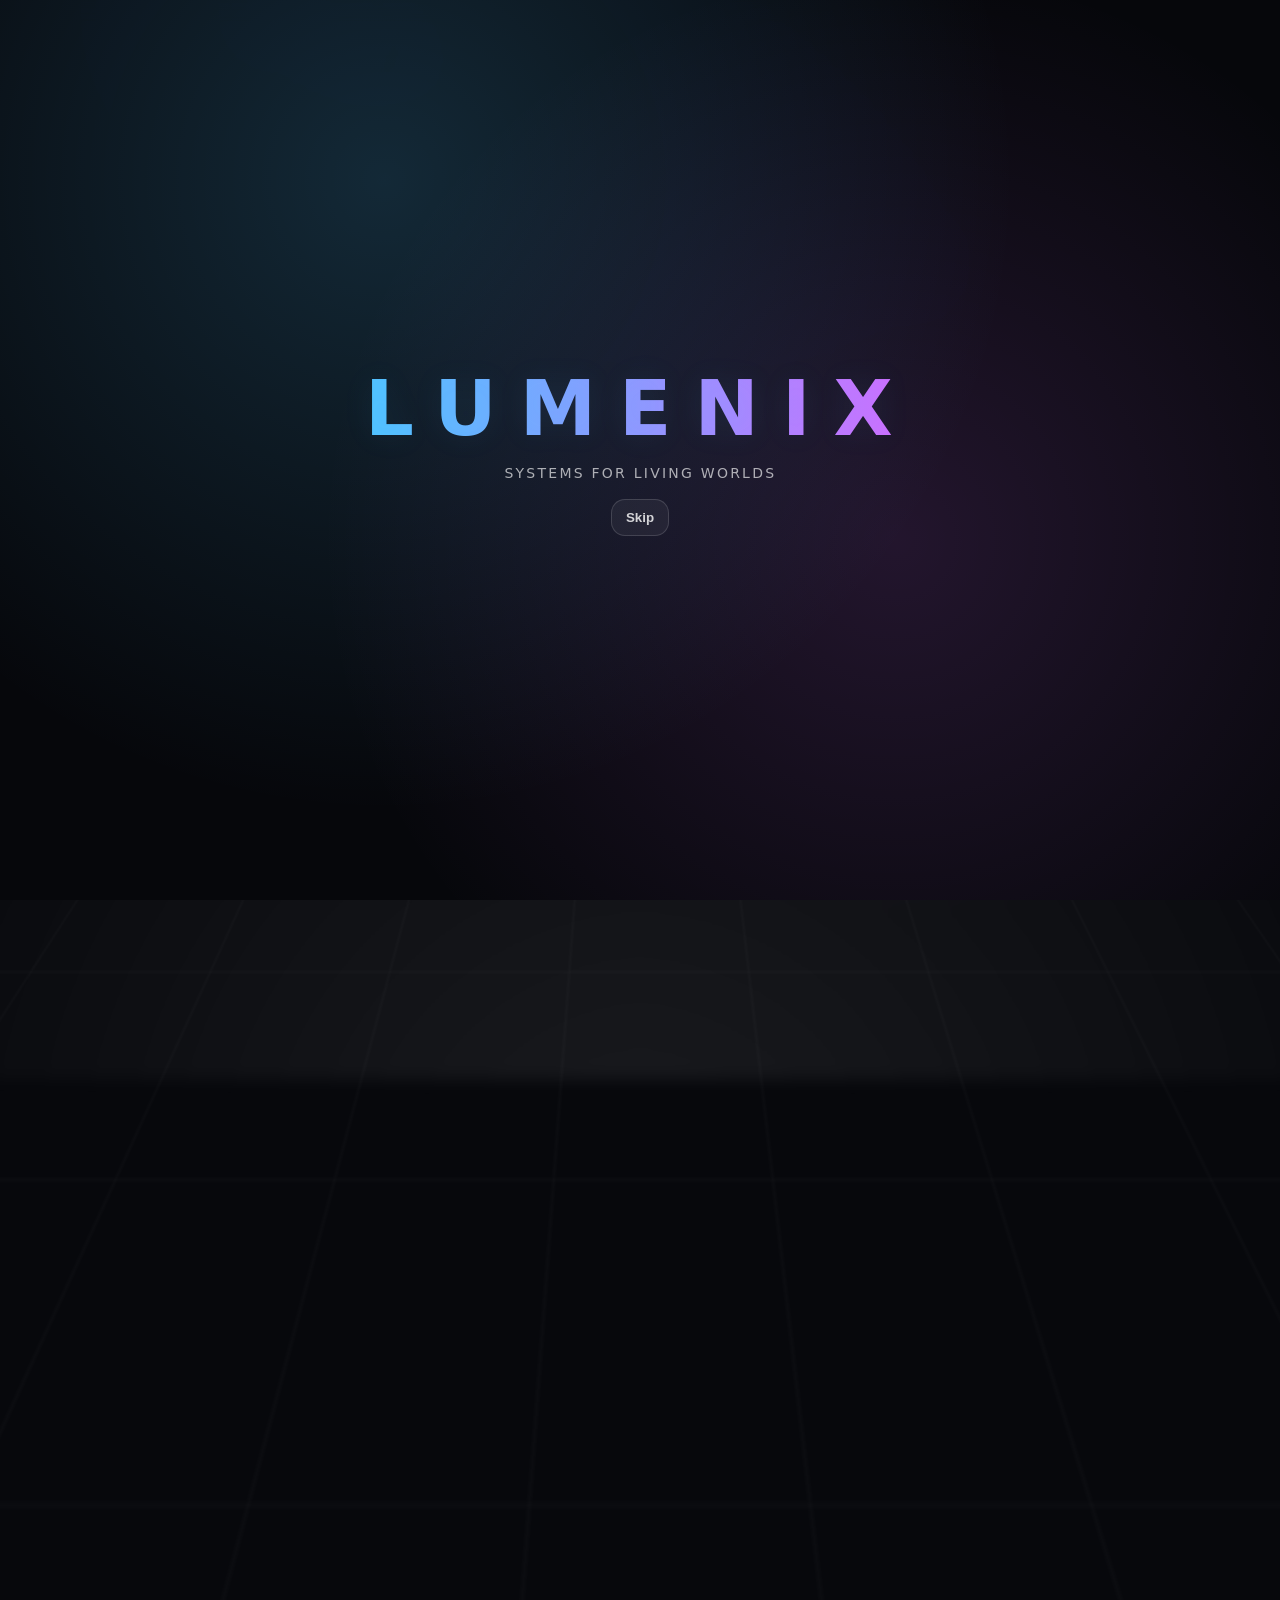
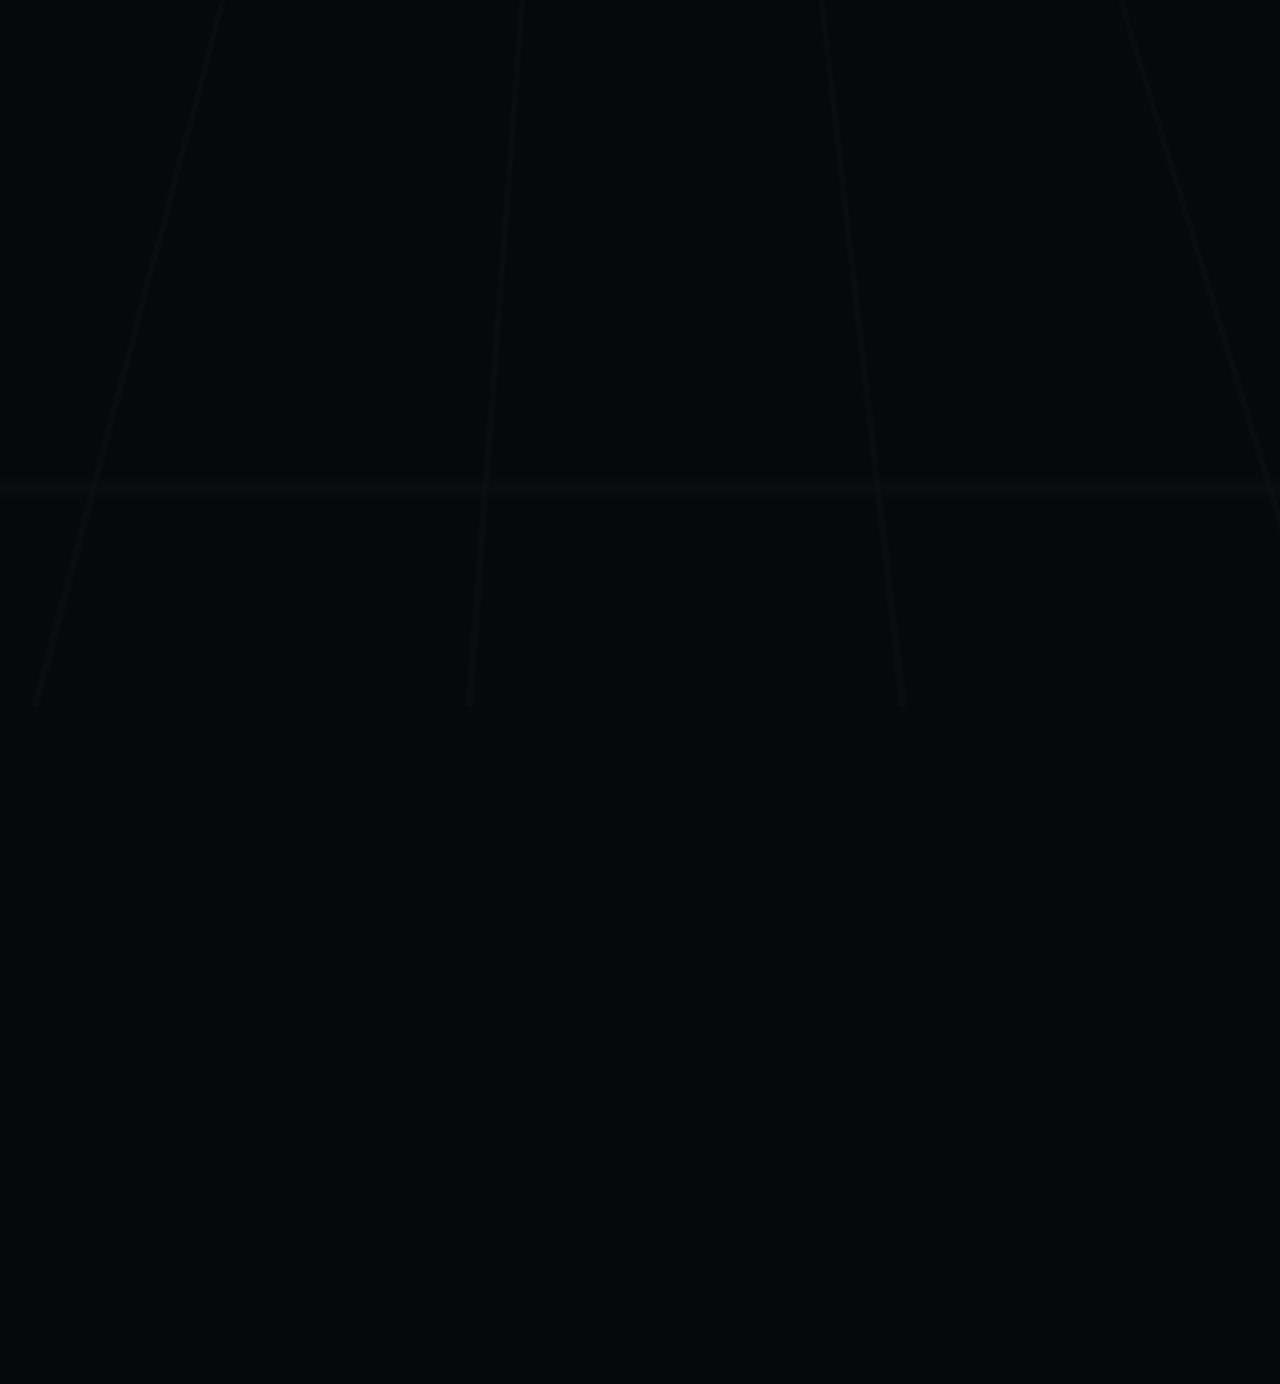
<file: index.html>
<!DOCTYPE html>
<html lang="en">
<head>
  <meta charset="UTF-8" />
  <meta name="viewport" content="width=device-width, initial-scale=1" />
  <title>Lumenix — Systems for living worlds</title>
  <meta name="description" content="Lumenix builds next-generation immersive systems: perception, spatial computing, locomotion, personality, and voice." />

  <!-- Social preview (optional) -->
  <meta property="og:title" content="Lumenix" />
  <meta property="og:description" content="Systems for living worlds." />
  <meta property="og:type" content="website" />

  <link rel="stylesheet" href="./style.css" />
</head>
<body>
  <!-- Intro Boot Overlay -->
<div id="lxBoot" class="boot" aria-hidden="true">
  <div class="boot__inner">
    <div class="boot__wordmark" aria-label="Lumenix">
      <span class="boot__name">LUMENIX</span>
      <span class="boot__line">Systems for living worlds</span>
    </div>

    <button class="boot__skip" type="button" id="lxBootSkip">Skip</button>
  </div>
</div>

  <a class="skip" href="#main">Skip to content</a>

  <header class="topbar">
    <div class="container topbar__inner">
      <a class="brand" href="#top" aria-label="Lumenix home">
        <!-- Inline LX logo (SVG) -->
        <svg class="lx" viewBox="0 0 220 140" role="img" aria-label="LX logo">
          <defs>
            <linearGradient id="lxg" x1="0" y1="0" x2="1" y2="1">
              <stop offset="0%" stop-color="currentColor" />
              <stop offset="45%" stop-color="#4fc3ff" />
              <stop offset="100%" stop-color="#d26cff" />
            </linearGradient>
            <filter id="glow" x="-50%" y="-50%" width="200%" height="200%">
              <feGaussianBlur stdDeviation="3" result="b" />
              <feMerge>
                <feMergeNode in="b" />
                <feMergeNode in="SourceGraphic" />
              </feMerge>
            </filter>
          </defs>

          <!-- L -->
          <path d="M40 24 H70 V98 H120 V116 H40 Z" fill="url(#lxg)" filter="url(#glow)"/>
          <!-- X -->
          <path d="M140 26 L168 26 L190 58 L212 26 L240 26 L206 74 L240 118 L212 118 L190 88 L168 118 L140 118 L174 74 Z"
                fill="url(#lxg)" filter="url(#glow)" transform="translate(-22,0)"/>
          <!-- subtle cut line -->
          <path d="M125 30 L125 116" stroke="rgba(255,255,255,0.08)" stroke-width="2" />
        </svg>

        <span class="brand__text">
          <span class="brand__name">LUMENIX</span>
          <span class="brand__tag">Systems for living worlds</span>
        </span>
      </a>

      <nav class="nav">
        <a href="#systems">Systems</a>
        <a href="#connect">How it connects</a>
        <a href="#roadmap">Roadmap</a>
        <a href="./games.html">Games</a>
        <a href="./about.html">About</a>
        <a class="btn btn--ghost" href="#contact">Contact</a>
      </nav>
    </div>
  </header>

  <div id="top" class="bg">
    <div class="bg__grid"></div>
    <div class="bg__glow"></div>
    <div class="bg__stars"></div>
  </div>

  <main id="main">
    <!-- HERO -->
    <section class="hero">
      <div class="container hero__inner">
        <div class="hero__copy">
          <p class="pill">
            <span class="dot"></span>
            Next-gen immersive systems
          </p>

          <h1>
            Build worlds that
            <span class="grad">respond</span>.
          </h1>

          <p class="lead">
            Lumenix is a foundation of connected systems — perception, spatial computing, locomotion,
            personality, and voice — designed to make digital experiences feel alive.
          </p>

          <div class="hero__cta">
            <a class="btn" href="#systems">Explore systems</a>
            <a class="btn btn--ghost" href="#demo">Watch the vision</a>
          </div>

          <div class="hero__meta">
            <div class="stat">
              <div class="stat__v">PMPE · PSCS · ILCS</div>
              <div class="stat__k">Physical immersion layer</div>
            </div>
            <div class="stat">
              <div class="stat__v">PBES · VCS</div>
              <div class="stat__k">Digital life layer</div>
            </div>
          </div>
        </div>

        <div class="hero__panel">
          <div class="panel">
            <div class="panel__top">
              <div class="panel__title">Lumenix System Stack</div>
              <div class="panel__chip">Live concept</div>
            </div>

            <div class="stack">
              <button class="stack__node" data-focus="PMPE">
                <span class="stack__name">PMPE</span>
                <span class="stack__desc">Perception Engine</span>
              </button>
              <button class="stack__node" data-focus="PSCS">
                <span class="stack__name">PSCS</span>
                <span class="stack__desc">Spatial Computing</span>
              </button>
              <button class="stack__node" data-focus="ILCS">
                <span class="stack__name">ILCS</span>
                <span class="stack__desc">Locomotion Control</span>
              </button>

              <div class="stack__line"></div>

              <button class="stack__node" data-focus="PBES">
                <span class="stack__name">PBES</span>
                <span class="stack__desc">Personality & Behavior</span>
              </button>
              <button class="stack__node" data-focus="VCS">
                <span class="stack__name">VCS</span>
                <span class="stack__desc">Vocal Cognition</span>
              </button>
            </div>

            <div class="panel__hint">
              Tip: click a system — the map below will highlight it.
            </div>
          </div>
        </div>
      </div>
    </section>

    <!-- DEMO (placeholder for your future animation) -->
    <section id="demo" class="section">
      <div class="container">
        <div class="section__head">
          <h2>Experience the vision</h2>
          <p class="muted">
            A first-person explanation of Lumenix — designed like an interactive VR moment.
            (This block is ready for a video later.)
          </p>
        </div>

        <div class="video">
          <div class="video__frame">
            <div class="video__badge">Video slot</div>
            <div class="video__play" aria-hidden="true">▶</div>
            <div class="video__text">
              Drop your trailer / animation here when you’re ready.
            </div>
          </div>
        </div>
      </div>
    </section>

    <!-- SYSTEMS -->
    <section id="systems" class="section">
      <div class="container">
        <div class="section__head">
          <h2>The systems</h2>
          <p class="muted">Each module is powerful on its own — together, they feel like a living platform.</p>
        </div>

 <div class="grid">
          <article class="card" id="PMPE">
              <!-- PMPE background (manual, safe test) -->
  <div class="pmpe-bg"
       style="background-image:url('/images/pmpe_tmhm_hero.png');">
  </div>
            <div class="card__tag">Physical</div>
            <h3>PMPE</h3>
            <p>Perception Engine that shapes sensation — touch, temperature, and multisensory response.</p>
            <ul>
              <li>Safety-first modulation</li>
              <li>Wearable-friendly modules</li>
              <li>Game engine integration</li>
            </ul>
          </article>

          <article class="card" id="PSCS">
            <div class="card__tag">Physical</div>
            <h3>PSCS</h3>
            <p>Spatial Computing System that anchors UI and worlds with stable, believable presence.</p>
            <ul>
              <li>World-locked interfaces</li>
              <li>XR-ready pipeline</li>
              <li>System-to-system orchestration</li>
            </ul>
          </article>

          <article class="card" id="ILCS">
            <div class="card__tag">Physical</div>
            <h3>ILCS</h3>
            <p>Locomotion Control for natural movement signals — designed for comfort and control.</p>
            <ul>
              <li>Balance & intent modeling</li>
              <li>Low-latency response</li>
              <li>Safety and calibration layers</li>
            </ul>
          </article>

          <article class="card" id="PBES">
            <div class="card__tag">Digital life</div>
            <h3>PBES</h3>
            <p>Personality & Behavior Engine that turns NPCs into consistent, adaptive beings.</p>
            <ul>
              <li>Emotion + decision layers</li>
              <li>Memory & adaptation paths</li>
              <li>Developer-controlled safety</li>
            </ul>
          </article>

          <article class="card" id="VCS">
            <div class="card__tag">Digital life</div>
            <h3>VCS</h3>
            <p>Vocal Cognition System for identity, speech behavior, and contextual voice response.</p>
            <ul>
              <li>Voice identity system</li>
              <li>Context-aware responses</li>
              <li>Integrates with PBES</li>
            </ul>
          </article>

          <article class="card card--cta">
            <h3>Build with Lumenix</h3>
            <p>Want early access, collaboration, or to help test prototypes?</p>
            <a class="btn" href="#contact">Request contact</a>
            <a class="btn btn--ghost" href="#roadmap">See roadmap</a>
          </article>
        </div>
      </div>
    </section>

    <!-- HOW IT CONNECTS -->
    <section id="connect" class="section">
      <div class="container">
        <div class="section__head">
          <h2>How it connects</h2>
          <p class="muted">Hover or tap systems to see how the layers reinforce each other.</p>
        </div>

        <div class="map" role="region" aria-label="Lumenix system connection map">
          <div class="map__layer">
            <div class="map__title">Physical immersion</div>
            <div class="map__nodes">
              <button class="node" data-node="PMPE">PMPE</button>
              <button class="node" data-node="PSCS">PSCS</button>
              <button class="node" data-node="ILCS">ILCS</button>
            </div>
          </div>

          <div class="map__bridge" aria-hidden="true">
            <div class="beam"></div>
            <div class="beam beam--2"></div>
          </div>

          <div class="map__layer">
            <div class="map__title">Digital life</div>
            <div class="map__nodes">
              <button class="node" data-node="PBES">PBES</button>
              <button class="node" data-node="VCS">VCS</button>
            </div>
          </div>

          <div class="map__detail" id="mapDetail">
            <div class="map__detailTitle">Select a system</div>
            <div class="map__detailText">
              Click a system card above, or tap a node here to highlight its role in the stack.
            </div>
          </div>
        </div>
      </div>
    </section>

    <!-- ROADMAP -->
    <section id="roadmap" class="section">
      <div class="container">
        <div class="section__head">
          <h2>Roadmap</h2>
          <p class="muted">No dates — just forward motion.</p>
        </div>

        <div class="timeline">
          <div class="step">
            <div class="step__k">Now</div>
            <div class="step__v">Core identity · public presence · system framing</div>
          </div>
          <div class="step">
            <div class="step__k">Next</div>
            <div class="step__v">Prototype demos · engine integration · creator tooling</div>
          </div>
          <div class="step">
            <div class="step__k">Then</div>
            <div class="step__v">Developer kits · controlled testing · safety validation</div>
          </div>
          <div class="step">
            <div class="step__k">Future</div>
            <div class="step__v">Scaled production readiness · ecosystem partnerships</div>
          </div>
        </div>
      </div>
    </section>

    <!-- CONTACT -->
    <section id="contact" class="section section--end">
      <div class="container contact">
        <div class="contact__card">
          <h2>Contact</h2>
          <p class="muted">
            Want to collaborate, build on the platform, or follow development updates?
          </p>

          <div class="contact__actions">
            <a class="btn" href="mailto:TBA?subject=Lumenix%20—%20Hello">Email us</a>
            <a class="btn btn--ghost" href="#systems">Explore systems</a>
          </div>

          
        </div>
      </div>
    </section>
  </main>

  <footer class="footer">
    <div class="container footer__inner">
      <div class="footer__left">
        <div class="footer__mark">LX</div>
        <div class="footer__meta">
          <div class="footer__name">Lumenix</div>
          <div class="tiny muted">Systems for living worlds</div>
        </div>
      </div>

      <div class="footer__right tiny muted">
        © <span id="year"></span> Lumenix · Built on GitHub Pages
      </div>
    </div>
  </footer>

  <script src="./script.js"></script>
</body>
</html>
</file>
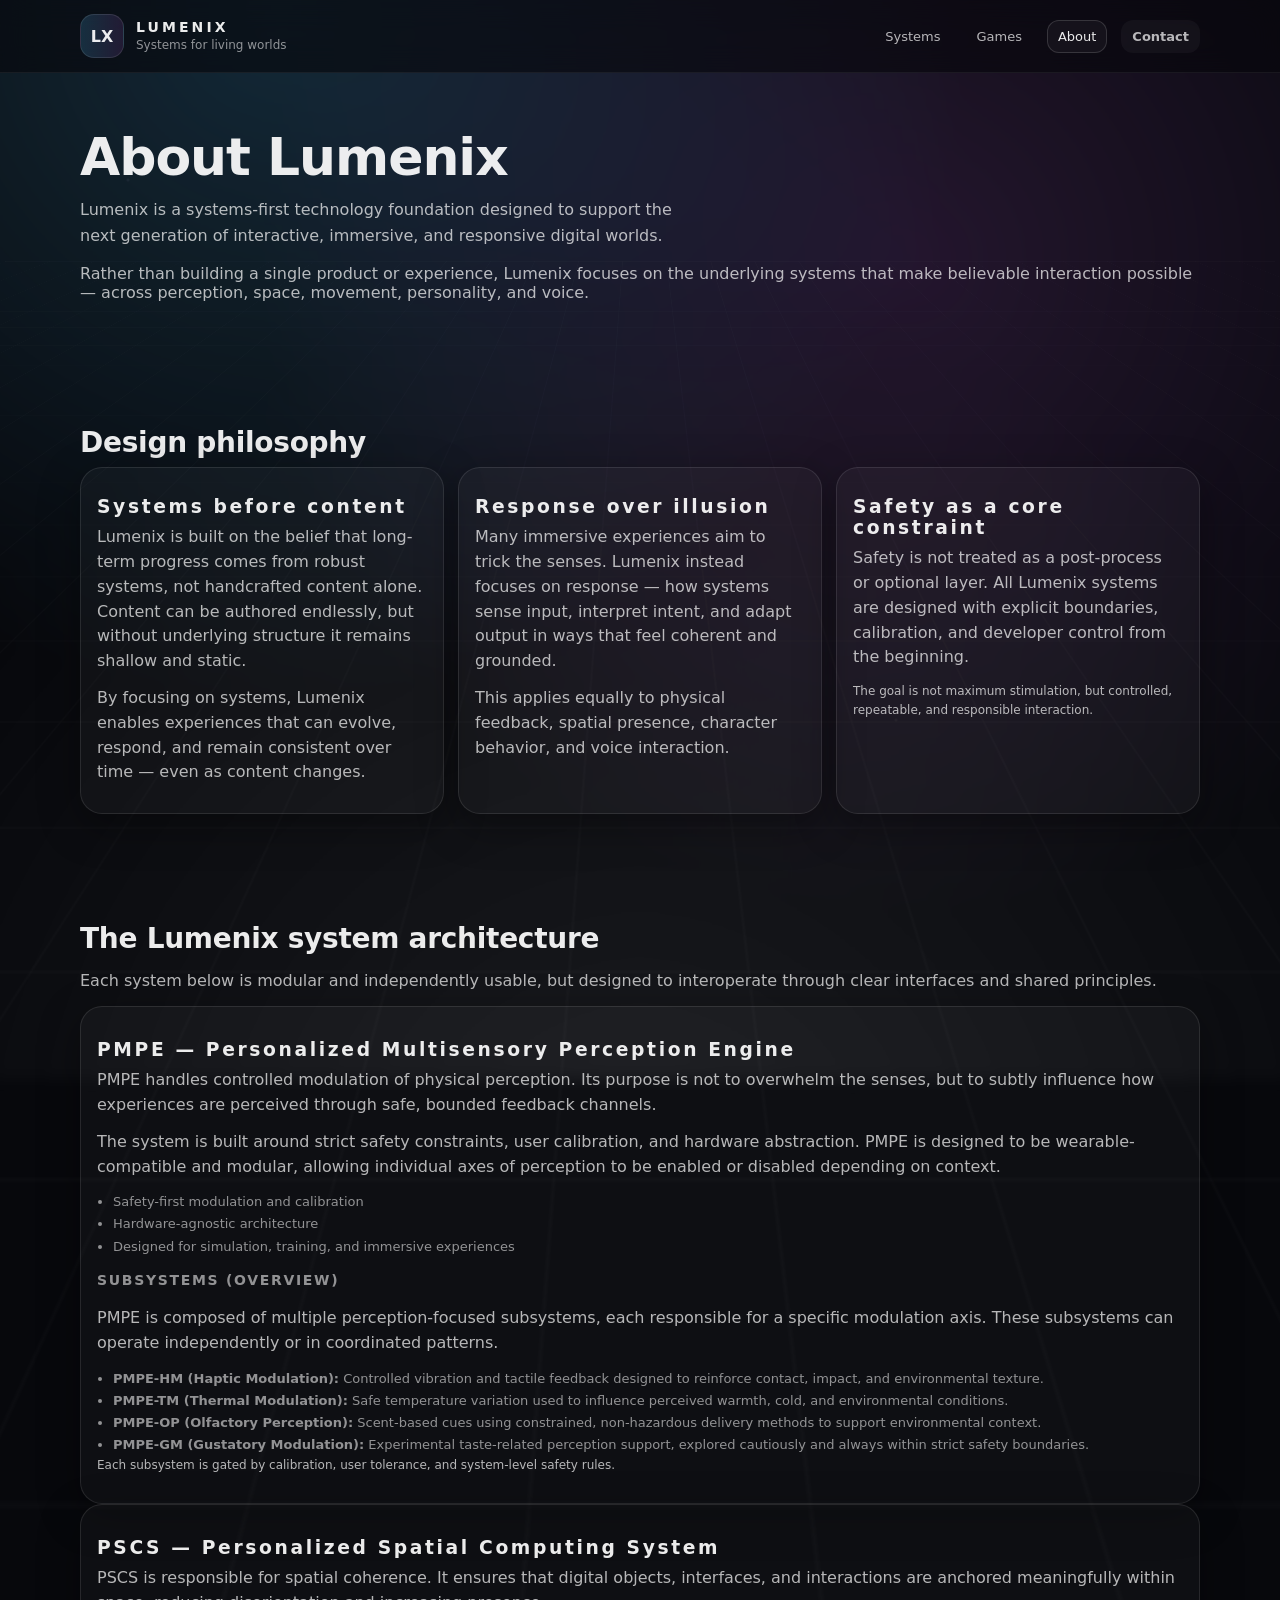
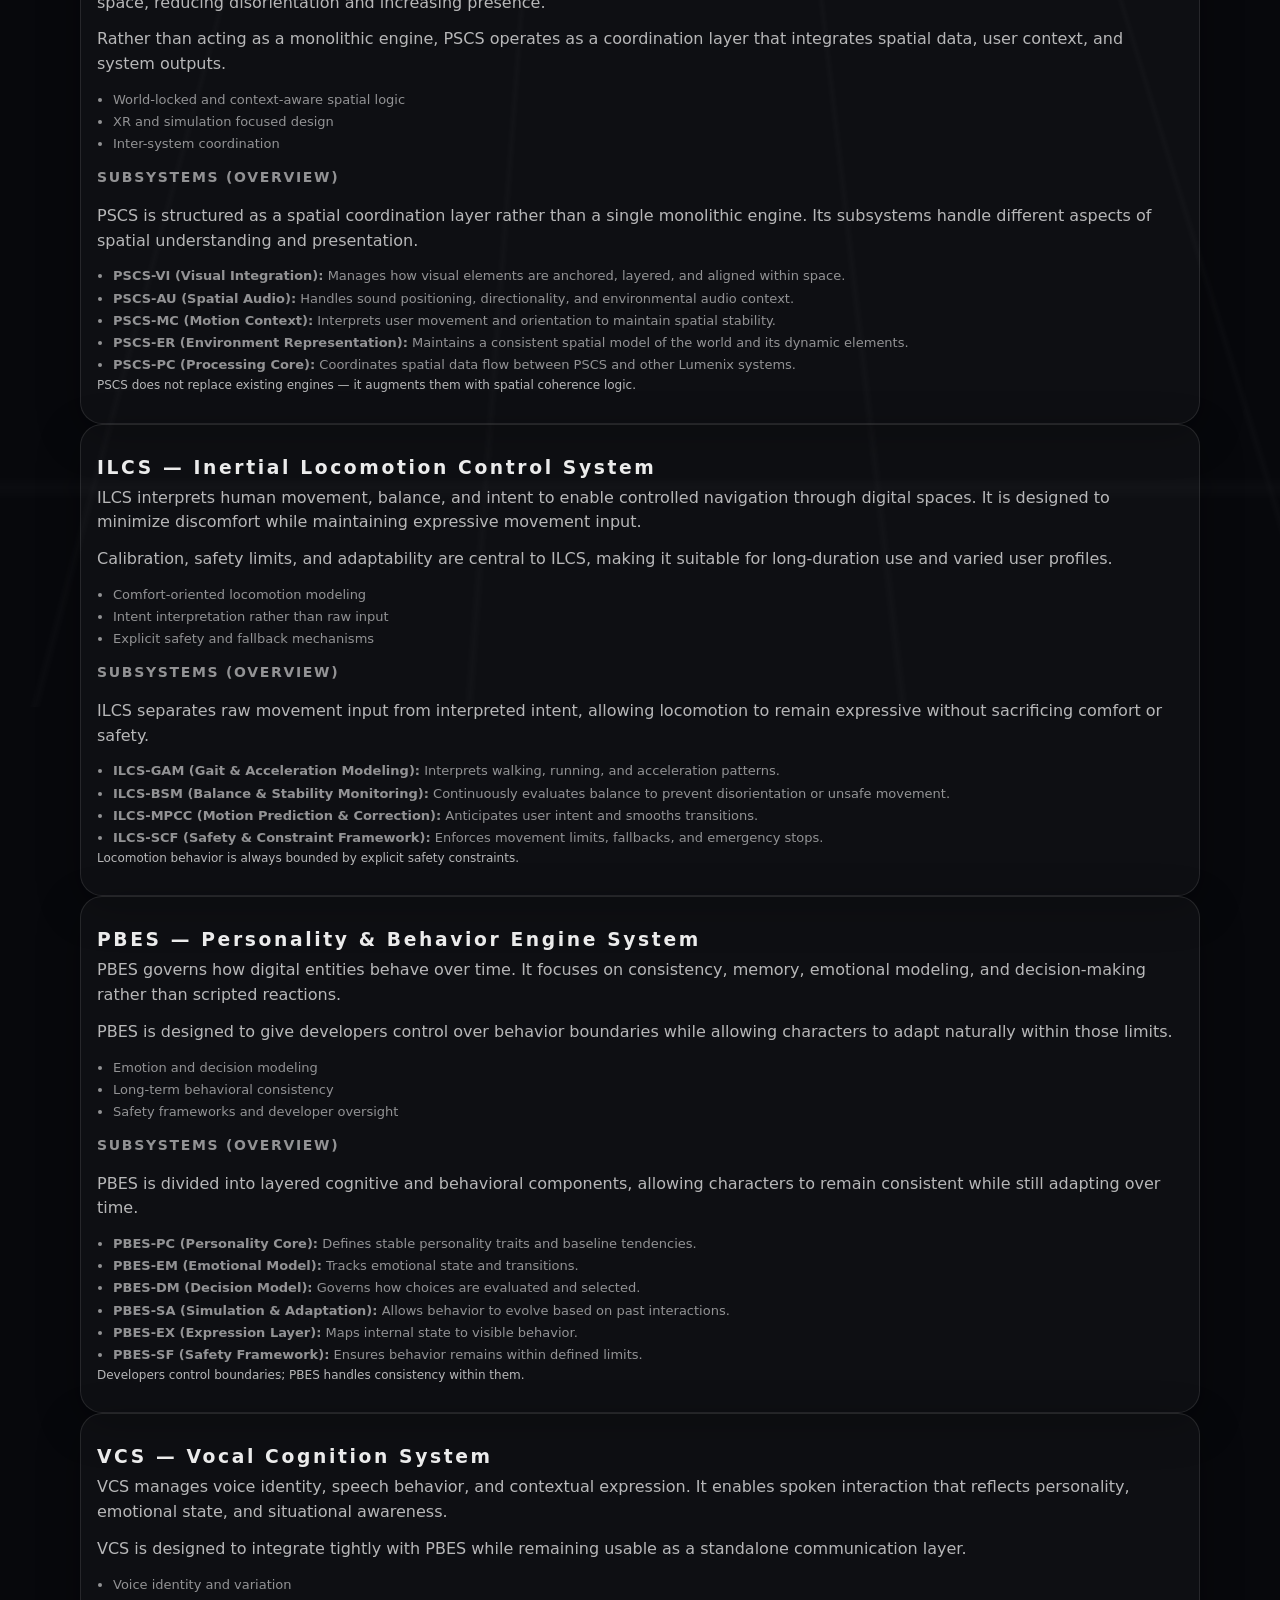
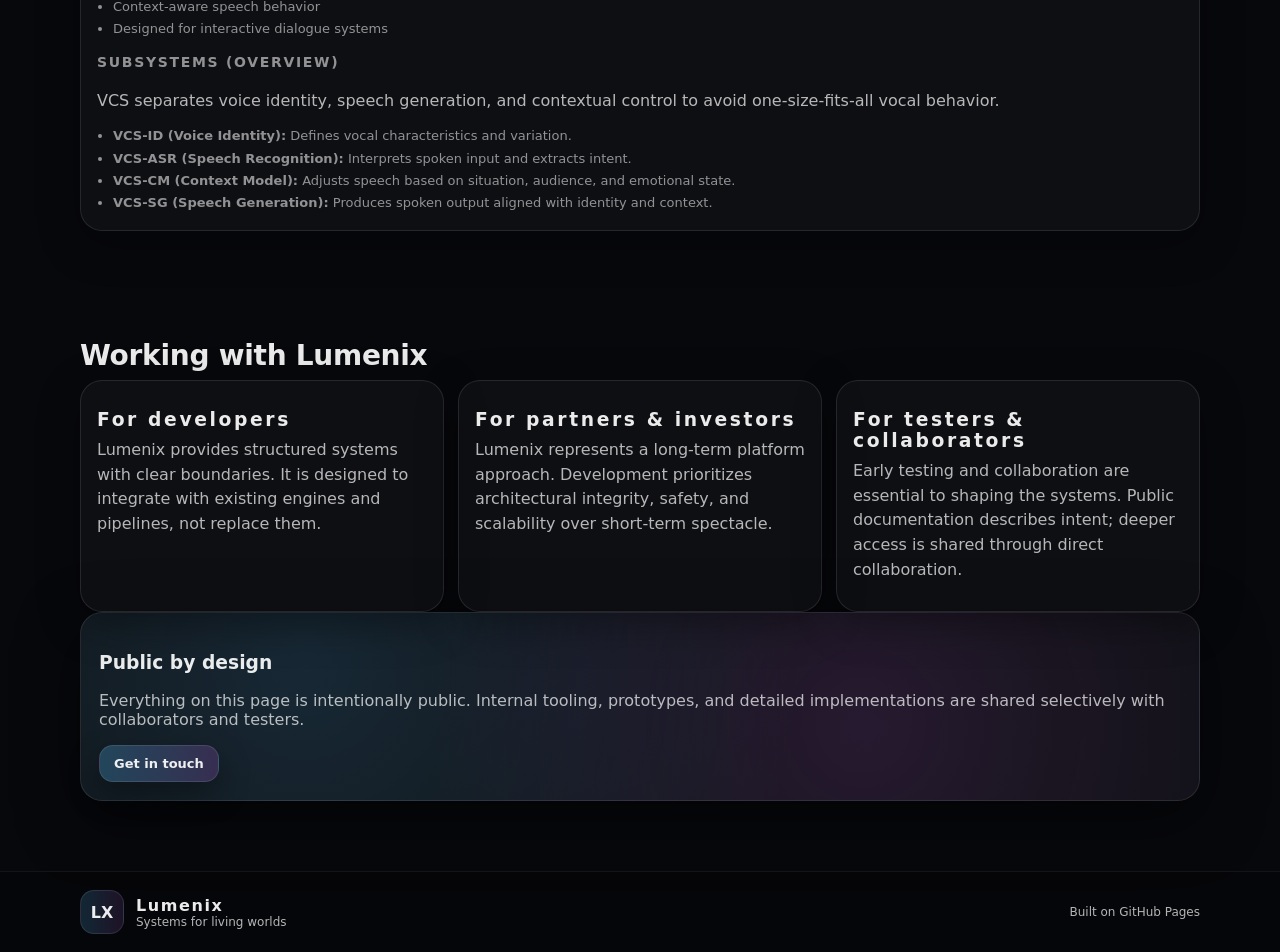
<file: about.html>
<!DOCTYPE html>
<html lang="en">
<head>
  <meta charset="UTF-8" />
  <meta name="viewport" content="width=device-width, initial-scale=1" />
  <title>About — Lumenix</title>
  <meta name="description" content="Lumenix is a systems-first foundation for building responsive, living digital worlds." />
  <link rel="stylesheet" href="./style.css" />
</head>
<body>
  <a class="skip" href="#main">Skip to content</a>

  <!-- Header -->
  <header class="topbar">
    <div class="container topbar__inner">
      <a class="brand" href="./index.html">
        <span class="footer__mark">LX</span>
        <span class="brand__text">
          <span class="brand__name">LUMENIX</span>
          <span class="brand__tag">Systems for living worlds</span>
        </span>
      </a>
      <nav class="nav">
        <a href="./index.html#systems">Systems</a>
        <a href="./games.html">Games</a>
        <a class="is-active" href="./about.html">About</a>
        <a class="btn btn--ghost" href="./index.html#contact">Contact</a>
      </nav>
    </div>
  </header>

  <!-- Background -->
  <div class="bg">
    <div class="bg__grid"></div>
    <div class="bg__glow"></div>
    <div class="bg__stars"></div>
  </div>

  <main id="main">

    <!-- INTRO -->
    <section class="section">
      <div class="container">
        <h1 class="pageTitle">About Lumenix</h1>
        <p class="lead muted">
          Lumenix is a systems-first technology foundation designed to support the next generation of
          interactive, immersive, and responsive digital worlds.
        </p>
        <p class="muted">
          Rather than building a single product or experience, Lumenix focuses on the underlying
          systems that make believable interaction possible — across perception, space, movement,
          personality, and voice.
        </p>
      </div>
    </section>

    <!-- PHILOSOPHY -->
    <section class="section">
      <div class="container">
        <h2>Design philosophy</h2>

        <div class="aboutGrid">
          <article class="card">
            <h3>Systems before content</h3>
            <p>
              Lumenix is built on the belief that long-term progress comes from robust systems,
              not handcrafted content alone. Content can be authored endlessly, but without
              underlying structure it remains shallow and static.
            </p>
            <p>
              By focusing on systems, Lumenix enables experiences that can evolve, respond,
              and remain consistent over time — even as content changes.
            </p>
          </article>

          <article class="card">
            <h3>Response over illusion</h3>
            <p>
              Many immersive experiences aim to trick the senses.
              Lumenix instead focuses on response — how systems sense input, interpret intent,
              and adapt output in ways that feel coherent and grounded.
            </p>
            <p>
              This applies equally to physical feedback, spatial presence, character behavior,
              and voice interaction.
            </p>
          </article>

          <article class="card">
            <h3>Safety as a core constraint</h3>
            <p>
              Safety is not treated as a post-process or optional layer.
              All Lumenix systems are designed with explicit boundaries, calibration,
              and developer control from the beginning.
            </p>
            <p class="muted tiny">
              The goal is not maximum stimulation, but controlled, repeatable, and responsible interaction.
            </p>
          </article>
        </div>
      </div>
    </section>

    <!-- SYSTEMS DEEP DIVE -->
    <section class="section">
      <div class="container">
        <h2>The Lumenix system architecture</h2>
        <p class="muted">
          Each system below is modular and independently usable, but designed to interoperate
          through clear interfaces and shared principles.
        </p>

        <!-- PMPE -->
        <article class="card spacerTop" id="PMPE">
          <h3>PMPE — Personalized Multisensory Perception Engine</h3>
          <p>
            PMPE handles controlled modulation of physical perception. Its purpose is not to overwhelm
            the senses, but to subtly influence how experiences are perceived through safe,
            bounded feedback channels.
          </p>
          <p>
            The system is built around strict safety constraints, user calibration,
            and hardware abstraction. PMPE is designed to be wearable-compatible and
            modular, allowing individual axes of perception to be enabled or disabled
            depending on context.
          </p>
          <ul>
            <li>Safety-first modulation and calibration</li>
            <li>Hardware-agnostic architecture</li>
            <li>Designed for simulation, training, and immersive experiences</li>
          </ul>
          <h4 class="subhead">Subsystems (overview)</h4>
<p class="muted">
  PMPE is composed of multiple perception-focused subsystems, each responsible for a specific
  modulation axis. These subsystems can operate independently or in coordinated patterns.
</p>
<ul>
  <li><strong>PMPE-HM (Haptic Modulation):</strong> Controlled vibration and tactile feedback designed
      to reinforce contact, impact, and environmental texture.</li>
  <li><strong>PMPE-TM (Thermal Modulation):</strong> Safe temperature variation used to influence
      perceived warmth, cold, and environmental conditions.</li>
  <li><strong>PMPE-OP (Olfactory Perception):</strong> Scent-based cues using constrained, non-hazardous
      delivery methods to support environmental context.</li>
  <li><strong>PMPE-GM (Gustatory Modulation):</strong> Experimental taste-related perception support,
      explored cautiously and always within strict safety boundaries.</li>
</ul>
<p class="muted tiny">
  Each subsystem is gated by calibration, user tolerance, and system-level safety rules.
</p>

        </article>
        


        <!-- PSCS -->
        <article class="card spacerTop" id="PSCS">
          <h3>PSCS — Personalized Spatial Computing System</h3>
          <p>
            PSCS is responsible for spatial coherence. It ensures that digital objects,
            interfaces, and interactions are anchored meaningfully within space,
            reducing disorientation and increasing presence.
          </p>
          <p>
            Rather than acting as a monolithic engine, PSCS operates as a coordination
            layer that integrates spatial data, user context, and system outputs.
          </p>
          <ul>
            <li>World-locked and context-aware spatial logic</li>
            <li>XR and simulation focused design</li>
            <li>Inter-system coordination</li>
          </ul>
          <h4 class="subhead">Subsystems (overview)</h4>
<p class="muted">
  PSCS is structured as a spatial coordination layer rather than a single monolithic engine.
  Its subsystems handle different aspects of spatial understanding and presentation.
</p>
<ul>
  <li><strong>PSCS-VI (Visual Integration):</strong> Manages how visual elements are anchored,
      layered, and aligned within space.</li>
  <li><strong>PSCS-AU (Spatial Audio):</strong> Handles sound positioning, directionality,
      and environmental audio context.</li>
  <li><strong>PSCS-MC (Motion Context):</strong> Interprets user movement and orientation to
      maintain spatial stability.</li>
  <li><strong>PSCS-ER (Environment Representation):</strong> Maintains a consistent spatial
      model of the world and its dynamic elements.</li>
  <li><strong>PSCS-PC (Processing Core):</strong> Coordinates spatial data flow between PSCS
      and other Lumenix systems.</li>
</ul>
<p class="muted tiny">
  PSCS does not replace existing engines — it augments them with spatial coherence logic.
</p>
        </article>
        


        <!-- ILCS -->
        <article class="card spacerTop" id="ILCS">
          <h3>ILCS — Inertial Locomotion Control System</h3>
          <p>
            ILCS interprets human movement, balance, and intent to enable controlled navigation
            through digital spaces. It is designed to minimize discomfort while maintaining
            expressive movement input.
          </p>
          <p>
            Calibration, safety limits, and adaptability are central to ILCS,
            making it suitable for long-duration use and varied user profiles.
          </p>
          <ul>
            <li>Comfort-oriented locomotion modeling</li>
            <li>Intent interpretation rather than raw input</li>
            <li>Explicit safety and fallback mechanisms</li>
          </ul>
          <h4 class="subhead">Subsystems (overview)</h4>
<p class="muted">
  ILCS separates raw movement input from interpreted intent, allowing locomotion to remain
  expressive without sacrificing comfort or safety.
</p>
<ul>
  <li><strong>ILCS-GAM (Gait & Acceleration Modeling):</strong> Interprets walking, running,
      and acceleration patterns.</li>
  <li><strong>ILCS-BSM (Balance & Stability Monitoring):</strong> Continuously evaluates
      balance to prevent disorientation or unsafe movement.</li>
  <li><strong>ILCS-MPCC (Motion Prediction & Correction):</strong> Anticipates user intent
      and smooths transitions.</li>
  <li><strong>ILCS-SCF (Safety & Constraint Framework):</strong> Enforces movement limits,
      fallbacks, and emergency stops.</li>
</ul>
<p class="muted tiny">
  Locomotion behavior is always bounded by explicit safety constraints.
</p>
        </article>
        


        <!-- PBES -->
        <article class="card spacerTop" id="PBES">
          <h3>PBES — Personality & Behavior Engine System</h3>
          <p>
            PBES governs how digital entities behave over time.
            It focuses on consistency, memory, emotional modeling,
            and decision-making rather than scripted reactions.
          </p>
          <p>
            PBES is designed to give developers control over behavior boundaries
            while allowing characters to adapt naturally within those limits.
          </p>
          <ul>
            <li>Emotion and decision modeling</li>
            <li>Long-term behavioral consistency</li>
            <li>Safety frameworks and developer oversight</li>
          </ul>
          <h4 class="subhead">Subsystems (overview)</h4>
<p class="muted">
  PBES is divided into layered cognitive and behavioral components, allowing characters
  to remain consistent while still adapting over time.
</p>
<ul>
  <li><strong>PBES-PC (Personality Core):</strong> Defines stable personality traits
      and baseline tendencies.</li>
  <li><strong>PBES-EM (Emotional Model):</strong> Tracks emotional state and transitions.</li>
  <li><strong>PBES-DM (Decision Model):</strong> Governs how choices are evaluated and selected.</li>
  <li><strong>PBES-SA (Simulation & Adaptation):</strong> Allows behavior to evolve based
      on past interactions.</li>
  <li><strong>PBES-EX (Expression Layer):</strong> Maps internal state to visible behavior.</li>
  <li><strong>PBES-SF (Safety Framework):</strong> Ensures behavior remains within defined limits.</li>
</ul>
<p class="muted tiny">
  Developers control boundaries; PBES handles consistency within them.
</p>
        </article>
        


        <!-- VCS -->
        <article class="card spacerTop" id="VCS">
          <h3>VCS — Vocal Cognition System</h3>
          <p>
            VCS manages voice identity, speech behavior, and contextual expression.
            It enables spoken interaction that reflects personality, emotional state,
            and situational awareness.
          </p>
          <p>
            VCS is designed to integrate tightly with PBES while remaining usable
            as a standalone communication layer.
          </p>
          <ul>
            <li>Voice identity and variation</li>
            <li>Context-aware speech behavior</li>
            <li>Designed for interactive dialogue systems</li>
          </ul>
          <h4 class="subhead">Subsystems (overview)</h4>
<p class="muted">
  VCS separates voice identity, speech generation, and contextual control to avoid
  one-size-fits-all vocal behavior.
</p>
<ul>
  <li><strong>VCS-ID (Voice Identity):</strong> Defines vocal characteristics and variation.</li>
  <li><strong>VCS-ASR (Speech Recognition):</strong> Interprets spoken input and extracts intent.</li>
  <li><strong>VCS-CM (Context Model):</strong> Adjusts speech based on situation, audience,
      and emotional state.</li>
  <li><strong>VCS-SG (Speech Generation):</strong> Produces spoken output aligned with identity
      and context.</li>
</ul>
        </article>
      </div>
    </section>
    


    <!-- AUDIENCES -->
    <section class="section section--end">
      <div class="container">
        <h2>Working with Lumenix</h2>

        <div class="aboutGrid">
          <article class="card">
            <h3>For developers</h3>
            <p>
              Lumenix provides structured systems with clear boundaries.
              It is designed to integrate with existing engines and pipelines,
              not replace them.
            </p>
          </article>

          <article class="card">
            <h3>For partners & investors</h3>
            <p>
              Lumenix represents a long-term platform approach.
              Development prioritizes architectural integrity,
              safety, and scalability over short-term spectacle.
            </p>
          </article>

          <article class="card">
            <h3>For testers & collaborators</h3>
            <p>
              Early testing and collaboration are essential to shaping the systems.
              Public documentation describes intent; deeper access is shared through
              direct collaboration.
            </p>
          </article>
        </div>

        <div class="contact__card spacerTop">
          <h3>Public by design</h3>
          <p class="muted">
            Everything on this page is intentionally public.
            Internal tooling, prototypes, and detailed implementations
            are shared selectively with collaborators and testers.
          </p>
          <a class="btn" href="./index.html#contact">Get in touch</a>
        </div>
      </div>
    </section>

  </main>

  <footer class="footer">
    <div class="container footer__inner">
      <div class="footer__left">
        <div class="footer__mark">LX</div>
        <div class="footer__meta">
          <div class="footer__name">Lumenix</div>
          <div class="tiny muted">Systems for living worlds</div>
        </div>
      </div>
      <div class="footer__right tiny muted">
        Built on GitHub Pages
      </div>
    </div>
  </footer>

  <script src="./script.js"></script>
</body>
</html>
</file>
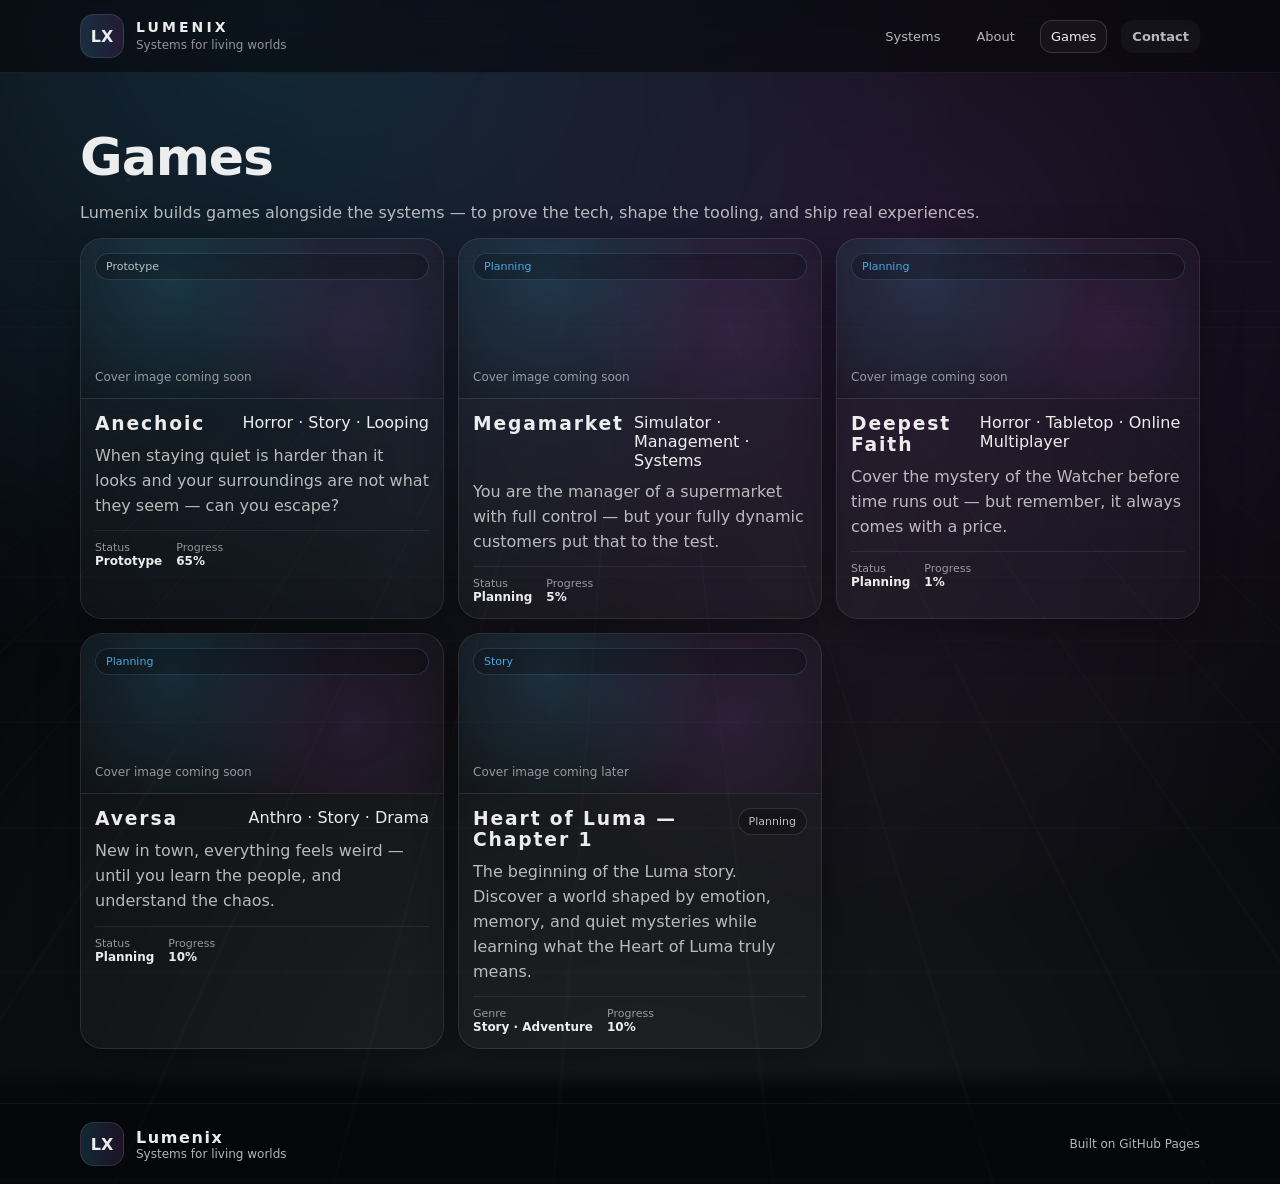
<file: games.html>
<!DOCTYPE html>
<html lang="en">
<head>
  <meta charset="UTF-8" />
  <meta name="viewport" content="width=device-width, initial-scale=1" />
  <title>Games — Lumenix</title>
  <meta name="description" content="Games built with the Lumenix ecosystem." />
  <link rel="stylesheet" href="./style.css" />
</head>
<body>
  <a class="skip" href="#main">Skip to content</a>

  <header class="topbar">
    <div class="container topbar__inner">
      <a class="brand" href="./index.html">
        <span class="footer__mark">LX</span>
        <span class="brand__text">
          <span class="brand__name">LUMENIX</span>
          <span class="brand__tag">Systems for living worlds</span>
        </span>
      </a>

      <nav class="nav">
        <a href="./index.html#systems">Systems</a>
        <a href="./about.html">About</a>
        <a class="is-active" href="./games.html">Games</a>
        <a class="btn btn--ghost" href="./index.html#contact">Contact</a>
      </nav>
    </div>
  </header>

  <div class="bg">
    <div class="bg__grid"></div>
    <div class="bg__glow"></div>
    <div class="bg__stars"></div>
  </div>

  <main id="main">
    <section class="section">
      <div class="container">
        <div class="section__head">
          <h1 class="pageTitle">Games</h1>
          <p class="muted">
            Lumenix builds games alongside the systems — to prove the tech, shape the tooling, and ship real experiences.
          </p>
        </div>

        <div class="gamesGrid">

          <!-- GAME CARD EXAMPLE -->
         <a class="gameCard" href="./games/anechoic.html">
  <div class="gameCard__cover">
    <div class="gameCard__coverInner">
      <div class="badge">Prototype</div>
      <div class="coverText">Cover image coming soon</div>
    </div>
  </div>

  <div class="gameCard__body">
    <div class="gameCard__top">
      <h3 class="gameCard__title">Anechoic</h3>
      <div class="chip">Horror · Story · Looping</div>
    </div>

    <p class="gameCard__desc">
      When staying quiet is harder than it looks and your surroundings are not what they seem — can you escape?
    </p>

    <div class="gameCard__meta">
      <div class="metaItem">
        <div class="metaK">Status</div>
        <div class="metaV">Prototype</div>
      </div>
      <div class="metaItem">
        <div class="metaK">Progress</div>
        <div class="metaV">65%</div>
      </div>
    </div>
  </div>
</a>
<a class="gameCard" href="./games/megamarket.html">
  <div class="gameCard__cover">
    <div class="gameCard__coverInner">
      <div class="badge badge--alt">Planning</div>
      <div class="coverText">Cover image coming soon</div>
    </div>
  </div>

  <div class="gameCard__body">
    <div class="gameCard__top">
      <h3 class="gameCard__title">Megamarket</h3>
      <div class="chip">Simulator · Management · Systems</div>
    </div>

    <p class="gameCard__desc">
      You are the manager of a supermarket with full control — but your fully dynamic customers put that to the test.
    </p>

    <div class="gameCard__meta">
      <div class="metaItem">
        <div class="metaK">Status</div>
        <div class="metaV">Planning</div>
      </div>
      <div class="metaItem">
        <div class="metaK">Progress</div>
        <div class="metaV">5%</div>
      </div>
    </div>
  </div>
</a>
<a class="gameCard" href="./games/deepest-faith.html">
  <div class="gameCard__cover">
    <div class="gameCard__coverInner">
      <div class="badge badge--alt">Planning</div>
      <div class="coverText">Cover image coming soon</div>
    </div>
  </div>

  <div class="gameCard__body">
    <div class="gameCard__top">
      <h3 class="gameCard__title">Deepest Faith</h3>
      <div class="chip">Horror · Tabletop · Online Multiplayer</div>
    </div>

    <p class="gameCard__desc">
      Cover the mystery of the Watcher before time runs out — but remember, it always comes with a price.
    </p>

    <div class="gameCard__meta">
      <div class="metaItem">
        <div class="metaK">Status</div>
        <div class="metaV">Planning</div>
      </div>
      <div class="metaItem">
        <div class="metaK">Progress</div>
        <div class="metaV">1%</div>
      </div>
    </div>
  </div>
</a>
<a class="gameCard" href="./games/aversa.html">
  <div class="gameCard__cover">
    <div class="gameCard__coverInner">
      <div class="badge badge--alt">Planning</div>
      <div class="coverText">Cover image coming soon</div>
    </div>
  </div>

  <div class="gameCard__body">
    <div class="gameCard__top">
      <h3 class="gameCard__title">Aversa</h3>
      <div class="chip">Anthro · Story · Drama</div>
    </div>

    <p class="gameCard__desc">
      New in town, everything feels weird — until you learn the people, and understand the chaos.
    </p>

    <div class="gameCard__meta">
      <div class="metaItem">
        <div class="metaK">Status</div>
        <div class="metaV">Planning</div>
      </div>
      <div class="metaItem">
        <div class="metaK">Progress</div>
        <div class="metaV">10%</div>
      </div>
    </div>
  </div>
</a>


<a class="gameCard" href="./games/heart-of-luma-chapter-1.html">

  <div class="gameCard__cover">
    <div class="gameCard__coverInner">
      <div class="badge badge--alt">Story</div>
      <div class="coverText">Cover image coming later</div>
    </div>
  </div>

  <div class="gameCard__body">

    <div class="gameCard__top">
      <h3 class="gameCard__title">Heart of Luma — Chapter 1</h3>
      <span class="badge">Planning</span>
    </div>

    <p class="gameCard__desc">
      The beginning of the Luma story. Discover a world shaped by emotion,
      memory, and quiet mysteries while learning what the Heart of Luma truly means.
    </p>

    <div class="gameCard__meta">
      <div class="metaItem">
        <div class="metaK">Genre</div>
        <div class="metaV">Story · Adventure</div>
      </div>

      <div class="metaItem">
        <div class="metaK">Progress</div>
        <div class="metaV">10%</div>
      </div>

    </div>

  </div>

</a>

        </div>
      </div>
    </section>
  </main>

  <footer class="footer">
    <div class="container footer__inner">
      <div class="footer__left">
        <div class="footer__mark">LX</div>
        <div class="footer__meta">
          <div class="footer__name">Lumenix</div>
          <div class="tiny muted">Systems for living worlds</div>
        </div>
      </div>
      <div class="footer__right tiny muted">
        Built on GitHub Pages
      </div>
    </div>
  </footer>

  <script src="./script.js"></script>
</body>
</html>
</file>
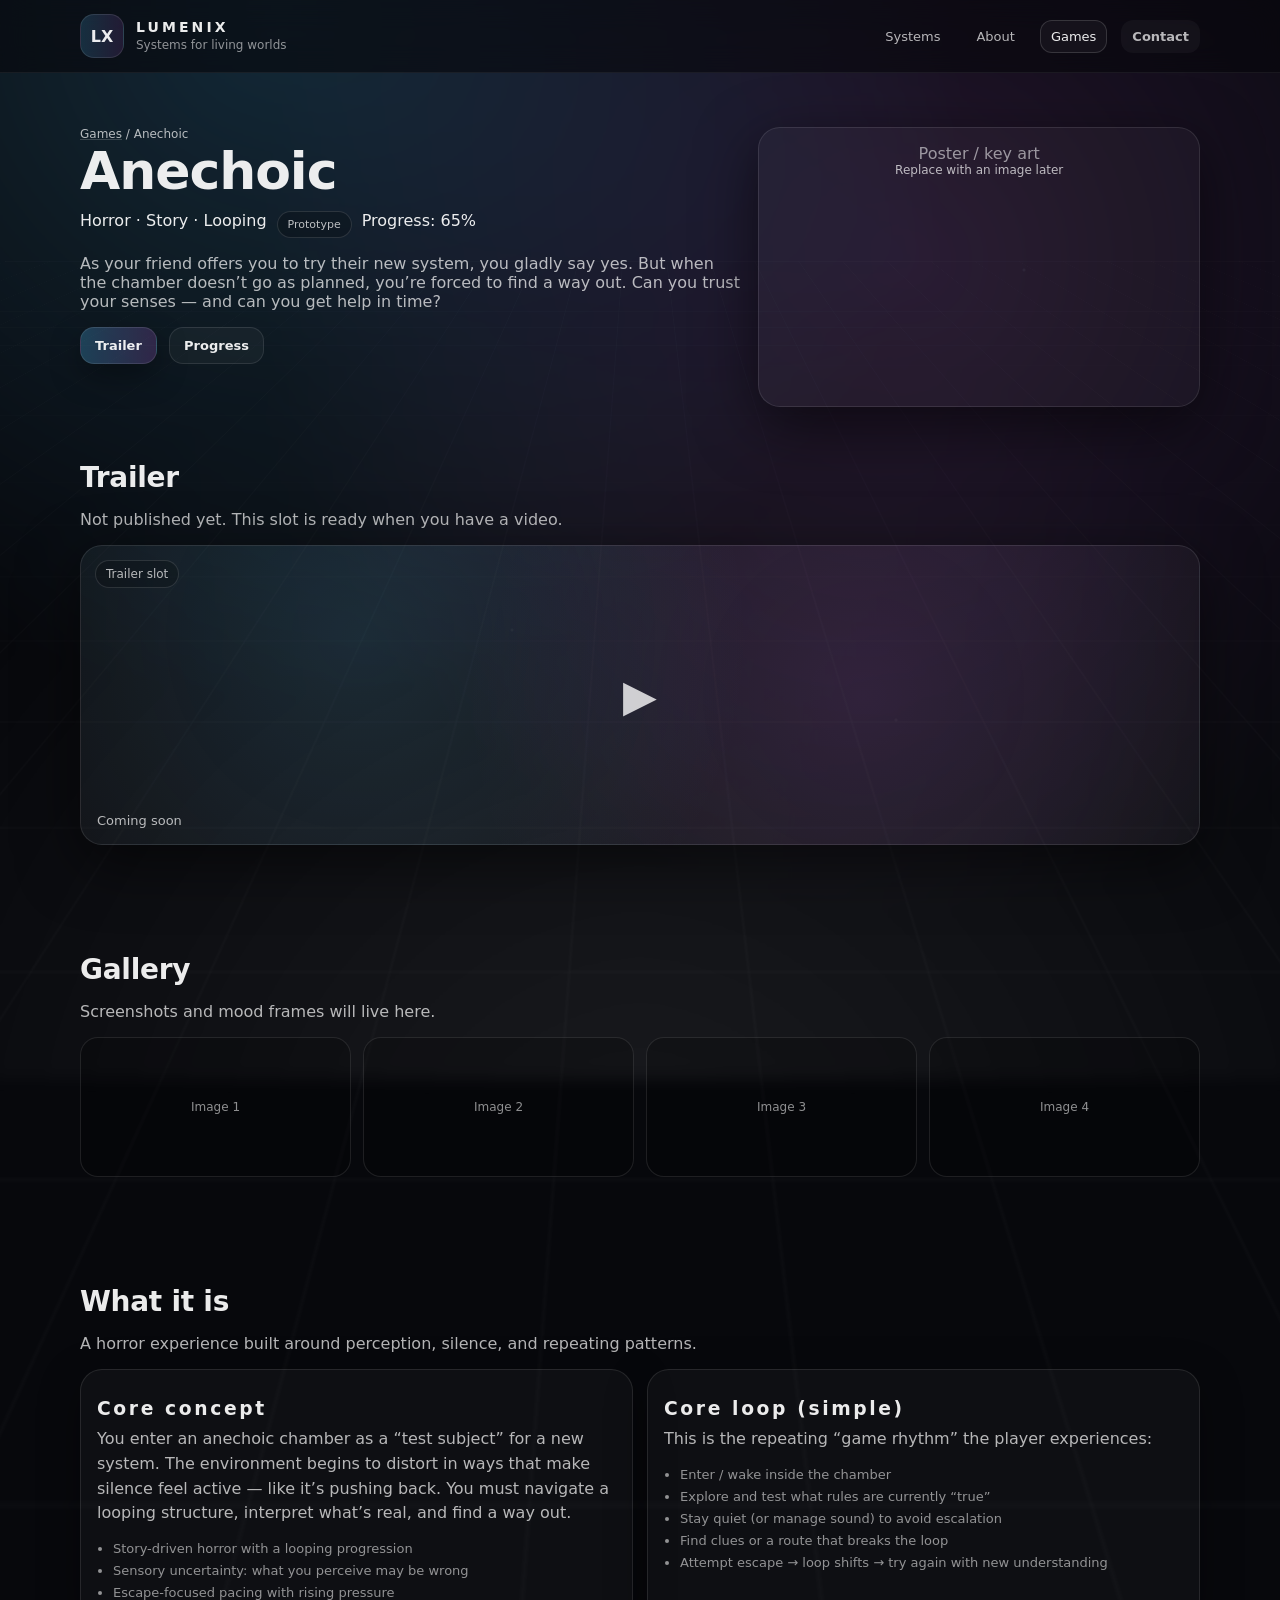
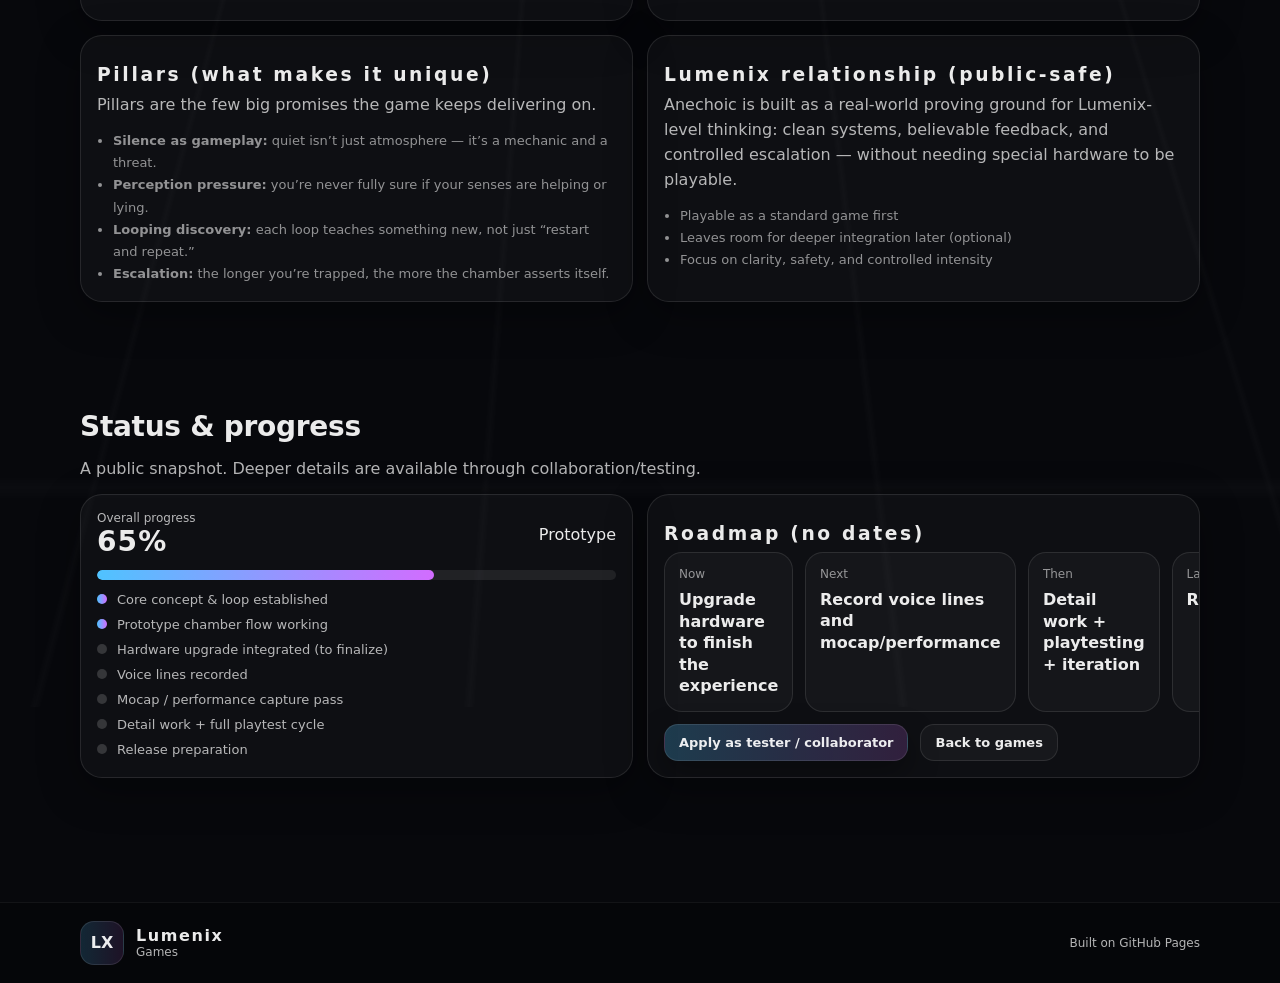
<file: games/anechoic.html>
<!DOCTYPE html>
<html lang="en">
<head>
  <meta charset="UTF-8" />
  <meta name="viewport" content="width=device-width, initial-scale=1" />
  <title>Anechoic — Lumenix Games</title>
  <meta name="description" content="Anechoic — a horror story looping experience in prototype." />
  <link rel="stylesheet" href="../style.css" />
</head>
<body>
  <a class="skip" href="#main">Skip to content</a>

  <header class="topbar">
    <div class="container topbar__inner">
      <a class="brand" href="../index.html">
        <span class="footer__mark">LX</span>
        <span class="brand__text">
          <span class="brand__name">LUMENIX</span>
          <span class="brand__tag">Systems for living worlds</span>
        </span>
      </a>

      <nav class="nav">
        <a href="../index.html#systems">Systems</a>
        <a href="../about.html">About</a>
        <a class="is-active" href="../games.html">Games</a>
        <a class="btn btn--ghost" href="../index.html#contact">Contact</a>
      </nav>
    </div>
  </header>

  <div class="bg">
    <div class="bg__grid"></div>
    <div class="bg__glow"></div>
    <div class="bg__stars"></div>
  </div>

  <main id="main">
    <section class="section">
      <div class="container">

        <!-- HERO -->
        <div class="gameHero">
          <div class="gameHero__left">
            <div class="breadcrumbs tiny muted">
              <a href="../games.html">Games</a> <span class="muted">/</span> Anechoic
            </div>

            <h1 class="pageTitle">Anechoic</h1>

            <div class="gameBadges">
              <span class="chip">Horror · Story · Looping</span>
              <span class="badge">Prototype</span>
              <span class="chip">Progress: 65%</span>
            </div>

            <p class="muted">
              As your friend offers you to try their new system, you gladly say yes.
              But when the chamber doesn’t go as planned, you’re forced to find a way out.
              Can you trust your senses — and can you get help in time?
            </p>

            <div class="gameCTAs">
              <a class="btn" href="#trailer">Trailer</a>
              <a class="btn btn--ghost" href="#progress">Progress</a>
            </div>
          </div>

          <div class="gameHero__right">
            <div class="poster">
              <div class="poster__inner">
                Poster / key art
                <div class="tiny muted">Replace with an image later</div>
              </div>
            </div>
          </div>
        </div>

        <!-- TRAILER -->
        <section id="trailer" class="section">
          <div class="section__head">
            <h2>Trailer</h2>
            <p class="muted">Not published yet. This slot is ready when you have a video.</p>
          </div>

          <div class="video__frame">
            <div class="video__badge">Trailer slot</div>
            <div class="video__play" aria-hidden="true">▶</div>
            <div class="video__text">Coming soon</div>
          </div>

          <!-- When you have a YouTube trailer, replace the block above with:
          <iframe
            width="100%" height="360"
            src="https://www.youtube.com/embed/VIDEO_ID"
            title="Anechoic trailer"
            frameborder="0"
            allow="accelerometer; autoplay; clipboard-write; encrypted-media; gyroscope; picture-in-picture"
            allowfullscreen
            style="border-radius:22px; border:1px solid rgba(255,255,255,0.10);">
          </iframe>
          -->
        </section>

        <!-- GALLERY -->
        <section class="section">
          <div class="section__head">
            <h2>Gallery</h2>
            <p class="muted">Screenshots and mood frames will live here.</p>
          </div>

          <div class="gallery">
            <div class="shot"><div class="shot__inner">Image 1</div></div>
            <div class="shot"><div class="shot__inner">Image 2</div></div>
            <div class="shot"><div class="shot__inner">Image 3</div></div>
            <div class="shot"><div class="shot__inner">Image 4</div></div>
          </div>
        </section>

        <!-- WHAT IT IS -->
        <section class="section">
          <div class="section__head">
            <h2>What it is</h2>
            <p class="muted">A horror experience built around perception, silence, and repeating patterns.</p>
          </div>

          <div class="twoCol">
            <article class="card">
              <h3>Core concept</h3>
              <p class="muted">
                You enter an anechoic chamber as a “test subject” for a new system. The environment begins to
                distort in ways that make silence feel active — like it’s pushing back. You must navigate a looping
                structure, interpret what’s real, and find a way out.
              </p>
              <ul>
                <li>Story-driven horror with a looping progression</li>
                <li>Sensory uncertainty: what you perceive may be wrong</li>
                <li>Escape-focused pacing with rising pressure</li>
              </ul>
            </article>

            <article class="card">
              <h3>Core loop (simple)</h3>
              <p class="muted">
                This is the repeating “game rhythm” the player experiences:
              </p>
              <ul>
                <li>Enter / wake inside the chamber</li>
                <li>Explore and test what rules are currently “true”</li>
                <li>Stay quiet (or manage sound) to avoid escalation</li>
                <li>Find clues or a route that breaks the loop</li>
                <li>Attempt escape → loop shifts → try again with new understanding</li>
              </ul>
            </article>

            <article class="card">
              <h3>Pillars (what makes it unique)</h3>
              <p class="muted">
                Pillars are the few big promises the game keeps delivering on.
              </p>
              <ul>
                <li><strong>Silence as gameplay:</strong> quiet isn’t just atmosphere — it’s a mechanic and a threat.</li>
                <li><strong>Perception pressure:</strong> you’re never fully sure if your senses are helping or lying.</li>
                <li><strong>Looping discovery:</strong> each loop teaches something new, not just “restart and repeat.”</li>
                <li><strong>Escalation:</strong> the longer you’re trapped, the more the chamber asserts itself.</li>
              </ul>
            </article>

            <article class="card">
              <h3>Lumenix relationship (public-safe)</h3>
              <p class="muted">
                Anechoic is built as a real-world proving ground for Lumenix-level thinking: clean systems,
                believable feedback, and controlled escalation — without needing special hardware to be playable.
              </p>
              <ul>
                <li>Playable as a standard game first</li>
                <li>Leaves room for deeper integration later (optional)</li>
                <li>Focus on clarity, safety, and controlled intensity</li>
              </ul>
            </article>
          </div>
        </section>

        <!-- PROGRESS -->
        <section id="progress" class="section section--end">
          <div class="section__head">
            <h2>Status & progress</h2>
            <p class="muted">A public snapshot. Deeper details are available through collaboration/testing.</p>
          </div>

          <div class="progressWrap">
            <div class="card">
              <div class="progressTop">
                <div>
                  <div class="tiny muted">Overall progress</div>
                  <div class="progressValue">65%</div>
                </div>
                <div class="chip">Prototype</div>
              </div>

              <div class="progressBar" aria-label="progress bar">
                <div class="progressBar__fill" style="width:65%"></div>
              </div>

              <div class="milestones">
                <div class="mile done"><span></span> Core concept & loop established</div>
                <div class="mile done"><span></span> Prototype chamber flow working</div>
                <div class="mile"><span></span> Hardware upgrade integrated (to finalize)</div>
                <div class="mile"><span></span> Voice lines recorded</div>
                <div class="mile"><span></span> Mocap / performance capture pass</div>
                <div class="mile"><span></span> Detail work + full playtest cycle</div>
                <div class="mile"><span></span> Release preparation</div>
              </div>
            </div>

            <div class="card">
              <h3>Roadmap (no dates)</h3>
              <div class="timeline">
                <div class="step"><div class="step__k">Now</div><div class="step__v">Upgrade hardware to finish the experience</div></div>
                <div class="step"><div class="step__k">Next</div><div class="step__v">Record voice lines and mocap/performance</div></div>
                <div class="step"><div class="step__k">Then</div><div class="step__v">Detail work + playtesting + iteration</div></div>
                <div class="step"><div class="step__k">Later</div><div class="step__v">Release</div></div>
              </div>

              <div class="contact__actions" style="margin-top:12px;">
                <a class="btn" href="../index.html#contact">Apply as tester / collaborator</a>
                <a class="btn btn--ghost" href="../games.html">Back to games</a>
              </div>
            </div>
          </div>
        </section>

      </div>
    </section>
  </main>

  <footer class="footer">
    <div class="container footer__inner">
      <div class="footer__left">
        <div class="footer__mark">LX</div>
        <div class="footer__meta">
          <div class="footer__name">Lumenix</div>
          <div class="tiny muted">Games</div>
        </div>
      </div>
      <div class="footer__right tiny muted">
        Built on GitHub Pages
      </div>
    </div>
  </footer>

  <script src="../script.js"></script>
</body>
</html>
</file>
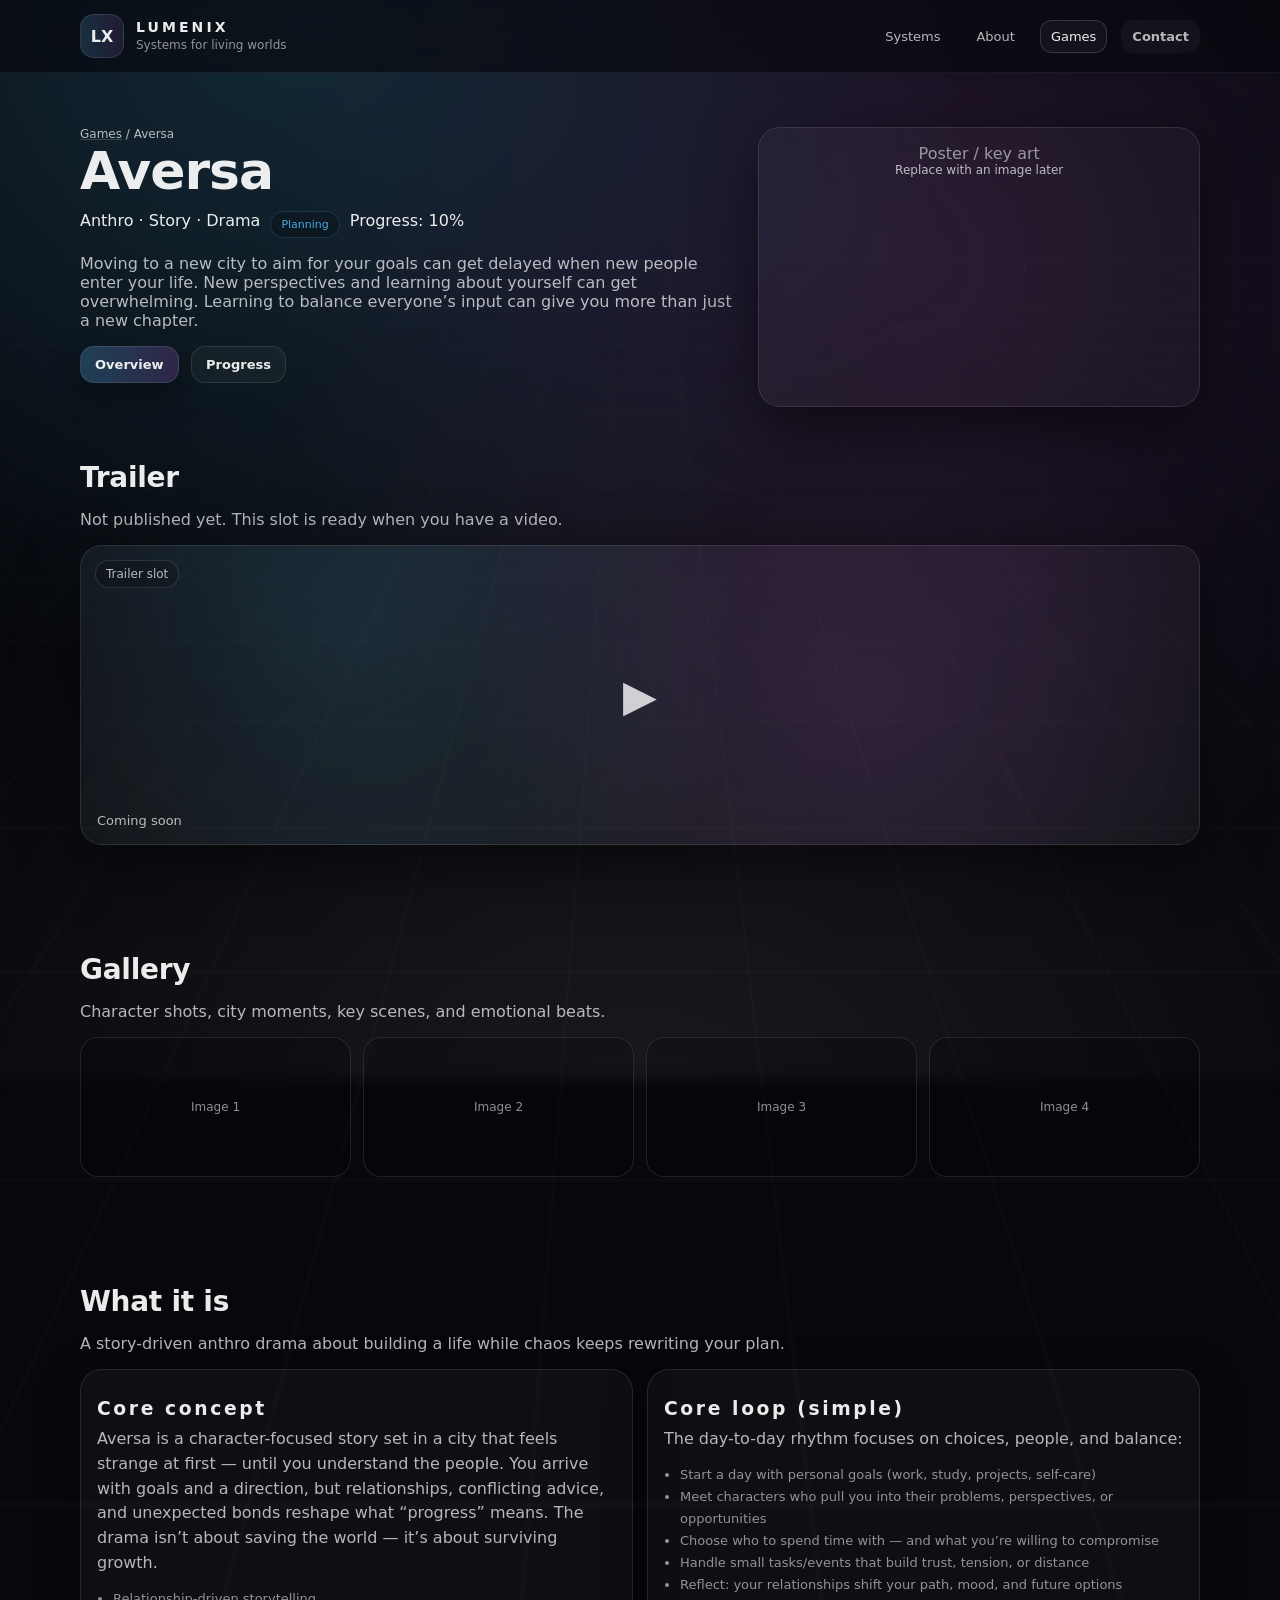
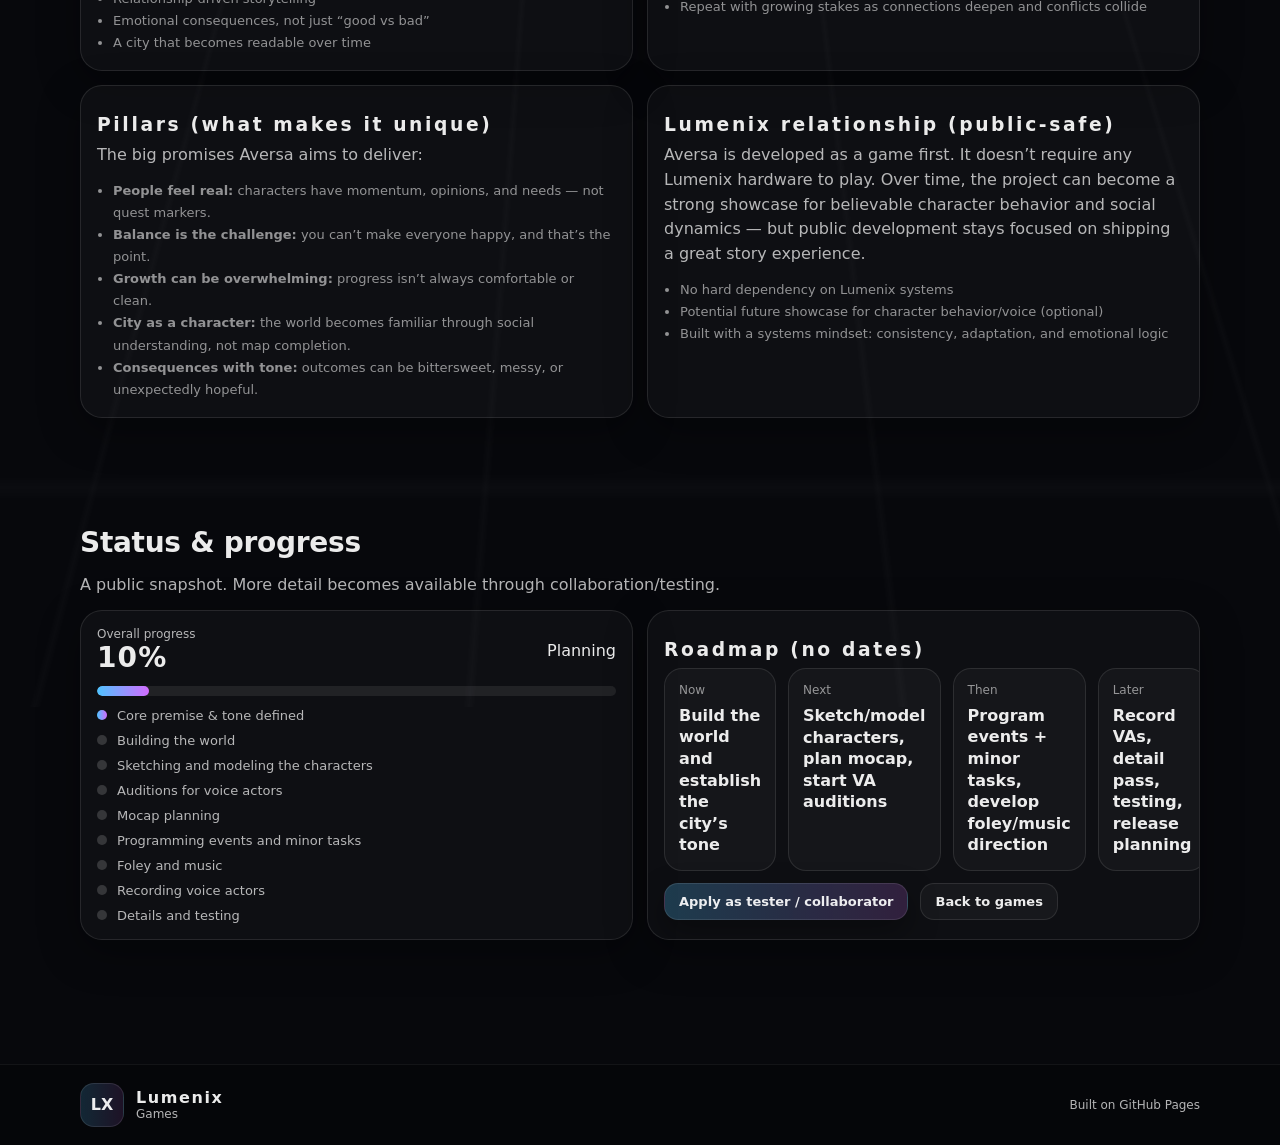
<file: games/aversa.html>
<!DOCTYPE html>
<html lang="en">
<head>
  <meta charset="UTF-8" />
  <meta name="viewport" content="width=device-width, initial-scale=1" />
  <title>Aversa — Lumenix Games</title>
  <meta name="description" content="Aversa — an anthro story drama about moving to a new city, new people, and balancing chaos." />
  <link rel="stylesheet" href="../style.css" />
</head>
<body>
  <a class="skip" href="#main">Skip to content</a>

  <header class="topbar">
    <div class="container topbar__inner">
      <a class="brand" href="../index.html">
        <span class="footer__mark">LX</span>
        <span class="brand__text">
          <span class="brand__name">LUMENIX</span>
          <span class="brand__tag">Systems for living worlds</span>
        </span>
      </a>

      <nav class="nav">
        <a href="../index.html#systems">Systems</a>
        <a href="../about.html">About</a>
        <a class="is-active" href="../games.html">Games</a>
        <a class="btn btn--ghost" href="../index.html#contact">Contact</a>
      </nav>
    </div>
  </header>

  <div class="bg">
    <div class="bg__grid"></div>
    <div class="bg__glow"></div>
    <div class="bg__stars"></div>
  </div>

  <main id="main">
    <section class="section">
      <div class="container">

        <!-- HERO -->
        <div class="gameHero">
          <div class="gameHero__left">
            <div class="breadcrumbs tiny muted">
              <a href="../games.html">Games</a> <span class="muted">/</span> Aversa
            </div>

            <h1 class="pageTitle">Aversa</h1>

            <div class="gameBadges">
              <span class="chip">Anthro · Story · Drama</span>
              <span class="badge badge--alt">Planning</span>
              <span class="chip">Progress: 10%</span>
            </div>

            <p class="muted">
              Moving to a new city to aim for your goals can get delayed when new people enter your life.
              New perspectives and learning about yourself can get overwhelming. Learning to balance everyone’s input
              can give you more than just a new chapter.
            </p>

            <div class="gameCTAs">
              <a class="btn" href="#overview">Overview</a>
              <a class="btn btn--ghost" href="#progress">Progress</a>
            </div>
          </div>

          <div class="gameHero__right">
            <div class="poster">
              <div class="poster__inner">
                Poster / key art
                <div class="tiny muted">Replace with an image later</div>
              </div>
            </div>
          </div>
        </div>

        <!-- TRAILER -->
        <section id="trailer" class="section">
          <div class="section__head">
            <h2>Trailer</h2>
            <p class="muted">Not published yet. This slot is ready when you have a video.</p>
          </div>

          <div class="video__frame">
            <div class="video__badge">Trailer slot</div>
            <div class="video__play" aria-hidden="true">▶</div>
            <div class="video__text">Coming soon</div>
          </div>
        </section>

        <!-- GALLERY -->
        <section class="section">
          <div class="section__head">
            <h2>Gallery</h2>
            <p class="muted">Character shots, city moments, key scenes, and emotional beats.</p>
          </div>

          <div class="gallery">
            <div class="shot"><div class="shot__inner">Image 1</div></div>
            <div class="shot"><div class="shot__inner">Image 2</div></div>
            <div class="shot"><div class="shot__inner">Image 3</div></div>
            <div class="shot"><div class="shot__inner">Image 4</div></div>
          </div>
        </section>

        <!-- OVERVIEW -->
        <section id="overview" class="section">
          <div class="section__head">
            <h2>What it is</h2>
            <p class="muted">A story-driven anthro drama about building a life while chaos keeps rewriting your plan.</p>
          </div>

          <div class="twoCol">
            <article class="card">
              <h3>Core concept</h3>
              <p class="muted">
                Aversa is a character-focused story set in a city that feels strange at first — until you understand the people.
                You arrive with goals and a direction, but relationships, conflicting advice, and unexpected bonds reshape what
                “progress” means. The drama isn’t about saving the world — it’s about surviving growth.
              </p>
              <ul>
                <li>Relationship-driven storytelling</li>
                <li>Emotional consequences, not just “good vs bad”</li>
                <li>A city that becomes readable over time</li>
              </ul>
            </article>

            <article class="card">
              <h3>Core loop (simple)</h3>
              <p class="muted">
                The day-to-day rhythm focuses on choices, people, and balance:
              </p>
              <ul>
                <li>Start a day with personal goals (work, study, projects, self-care)</li>
                <li>Meet characters who pull you into their problems, perspectives, or opportunities</li>
                <li>Choose who to spend time with — and what you’re willing to compromise</li>
                <li>Handle small tasks/events that build trust, tension, or distance</li>
                <li>Reflect: your relationships shift your path, mood, and future options</li>
                <li>Repeat with growing stakes as connections deepen and conflicts collide</li>
              </ul>
            </article>

            <article class="card">
              <h3>Pillars (what makes it unique)</h3>
              <p class="muted">The big promises Aversa aims to deliver:</p>
              <ul>
                <li><strong>People feel real:</strong> characters have momentum, opinions, and needs — not quest markers.</li>
                <li><strong>Balance is the challenge:</strong> you can’t make everyone happy, and that’s the point.</li>
                <li><strong>Growth can be overwhelming:</strong> progress isn’t always comfortable or clean.</li>
                <li><strong>City as a character:</strong> the world becomes familiar through social understanding, not map completion.</li>
                <li><strong>Consequences with tone:</strong> outcomes can be bittersweet, messy, or unexpectedly hopeful.</li>
              </ul>
            </article>

            <article class="card">
              <h3>Lumenix relationship (public-safe)</h3>
              <p class="muted">
                Aversa is developed as a game first. It doesn’t require any Lumenix hardware to play.
                Over time, the project can become a strong showcase for believable character behavior and social dynamics —
                but public development stays focused on shipping a great story experience.
              </p>
              <ul>
                <li>No hard dependency on Lumenix systems</li>
                <li>Potential future showcase for character behavior/voice (optional)</li>
                <li>Built with a systems mindset: consistency, adaptation, and emotional logic</li>
              </ul>
            </article>
          </div>
        </section>

        <!-- PROGRESS -->
        <section id="progress" class="section section--end">
          <div class="section__head">
            <h2>Status & progress</h2>
            <p class="muted">A public snapshot. More detail becomes available through collaboration/testing.</p>
          </div>

          <div class="progressWrap">
            <div class="card">
              <div class="progressTop">
                <div>
                  <div class="tiny muted">Overall progress</div>
                  <div class="progressValue">10%</div>
                </div>
                <div class="chip">Planning</div>
              </div>

              <div class="progressBar" aria-label="progress bar">
                <div class="progressBar__fill" style="width:10%"></div>
              </div>

              <div class="milestones">
                <div class="mile done"><span></span> Core premise & tone defined</div>
                <div class="mile"><span></span> Building the world</div>
                <div class="mile"><span></span> Sketching and modeling the characters</div>
                <div class="mile"><span></span> Auditions for voice actors</div>
                <div class="mile"><span></span> Mocap planning</div>
                <div class="mile"><span></span> Programming events and minor tasks</div>
                <div class="mile"><span></span> Foley and music</div>
                <div class="mile"><span></span> Recording voice actors</div>
                <div class="mile"><span></span> Details and testing</div>
              </div>
            </div>

            <div class="card">
              <h3>Roadmap (no dates)</h3>
              <div class="timeline">
                <div class="step"><div class="step__k">Now</div><div class="step__v">Build the world and establish the city’s tone</div></div>
                <div class="step"><div class="step__k">Next</div><div class="step__v">Sketch/model characters, plan mocap, start VA auditions</div></div>
                <div class="step"><div class="step__k">Then</div><div class="step__v">Program events + minor tasks, develop foley/music direction</div></div>
                <div class="step"><div class="step__k">Later</div><div class="step__v">Record VAs, detail pass, testing, release planning</div></div>
              </div>

              <div class="contact__actions" style="margin-top:12px;">
                <a class="btn" href="../index.html#contact">Apply as tester / collaborator</a>
                <a class="btn btn--ghost" href="../games.html">Back to games</a>
              </div>
            </div>
          </div>
        </section>

      </div>
    </section>
  </main>

  <footer class="footer">
    <div class="container footer__inner">
      <div class="footer__left">
        <div class="footer__mark">LX</div>
        <div class="footer__meta">
          <div class="footer__name">Lumenix</div>
          <div class="tiny muted">Games</div>
        </div>
      </div>
      <div class="footer__right tiny muted">
        Built on GitHub Pages
      </div>
    </div>
  </footer>

  <script src="../script.js"></script>
</body>
</html>
</file>
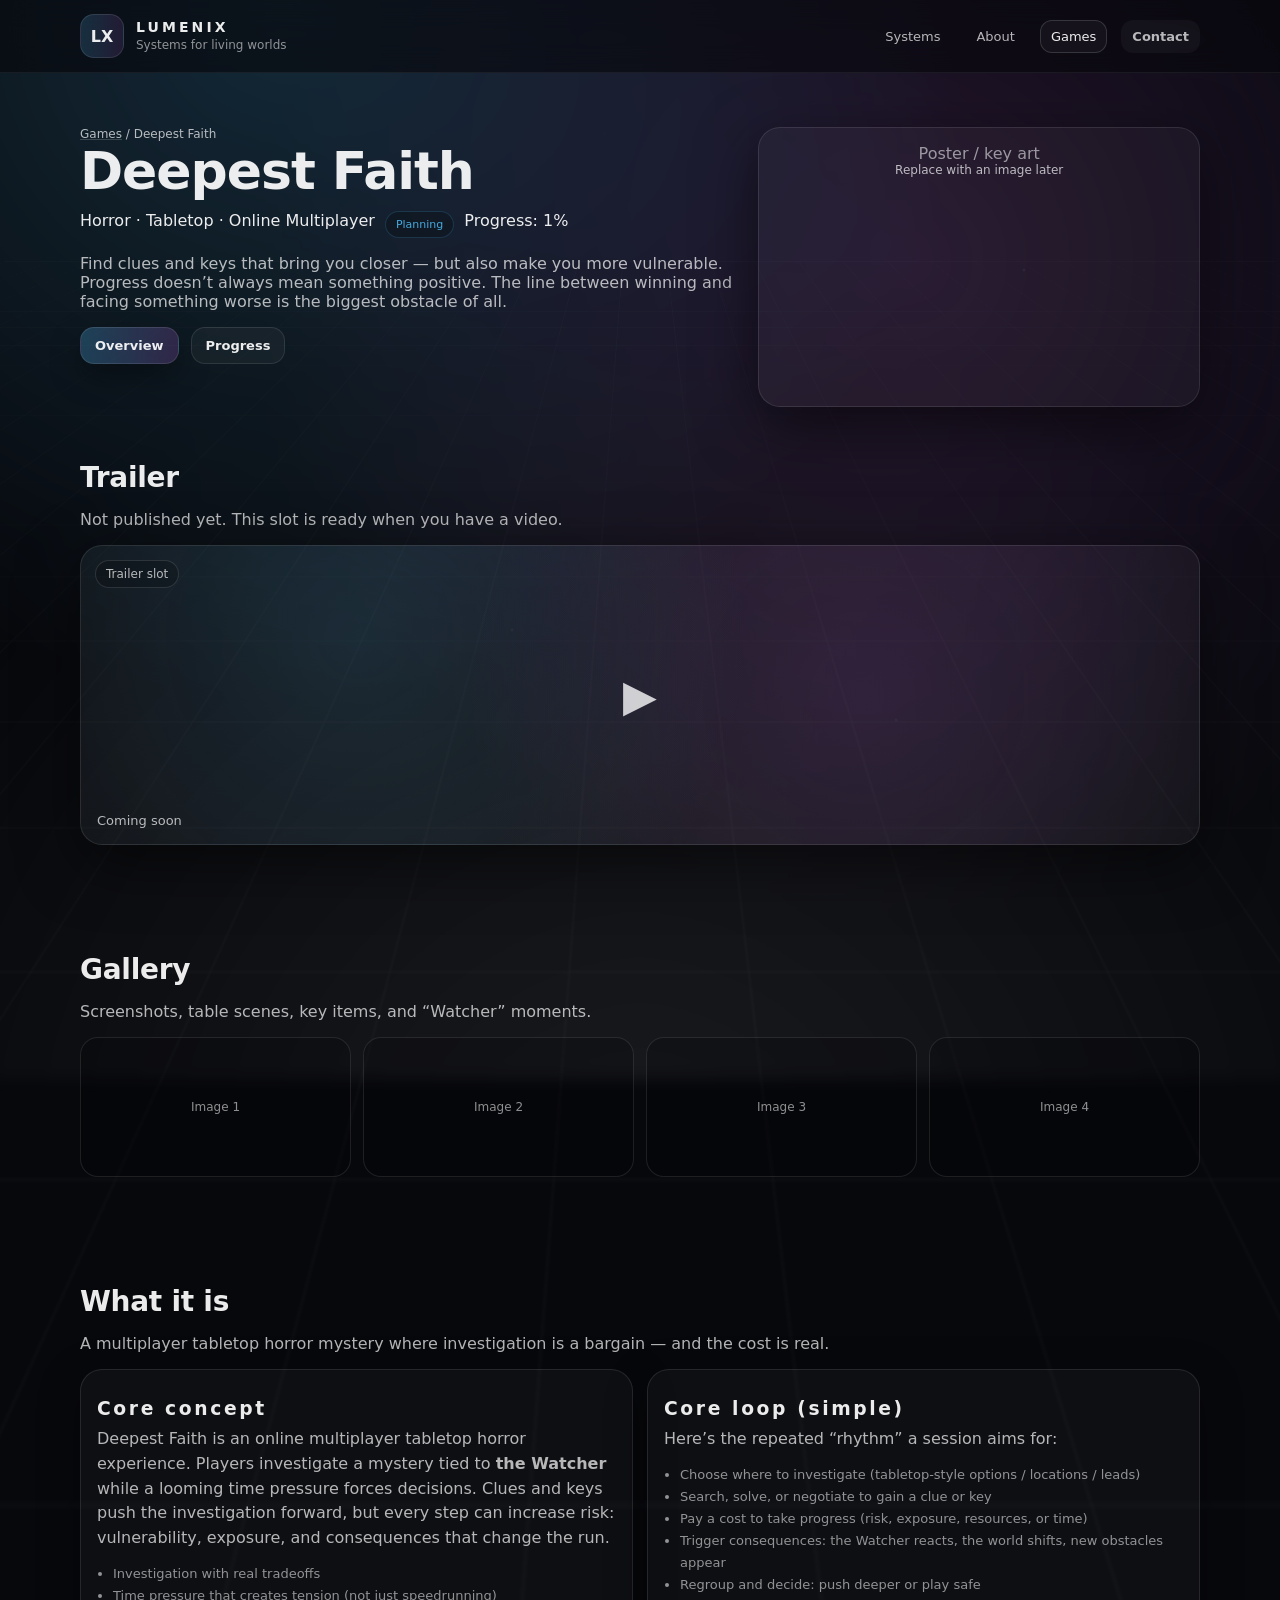
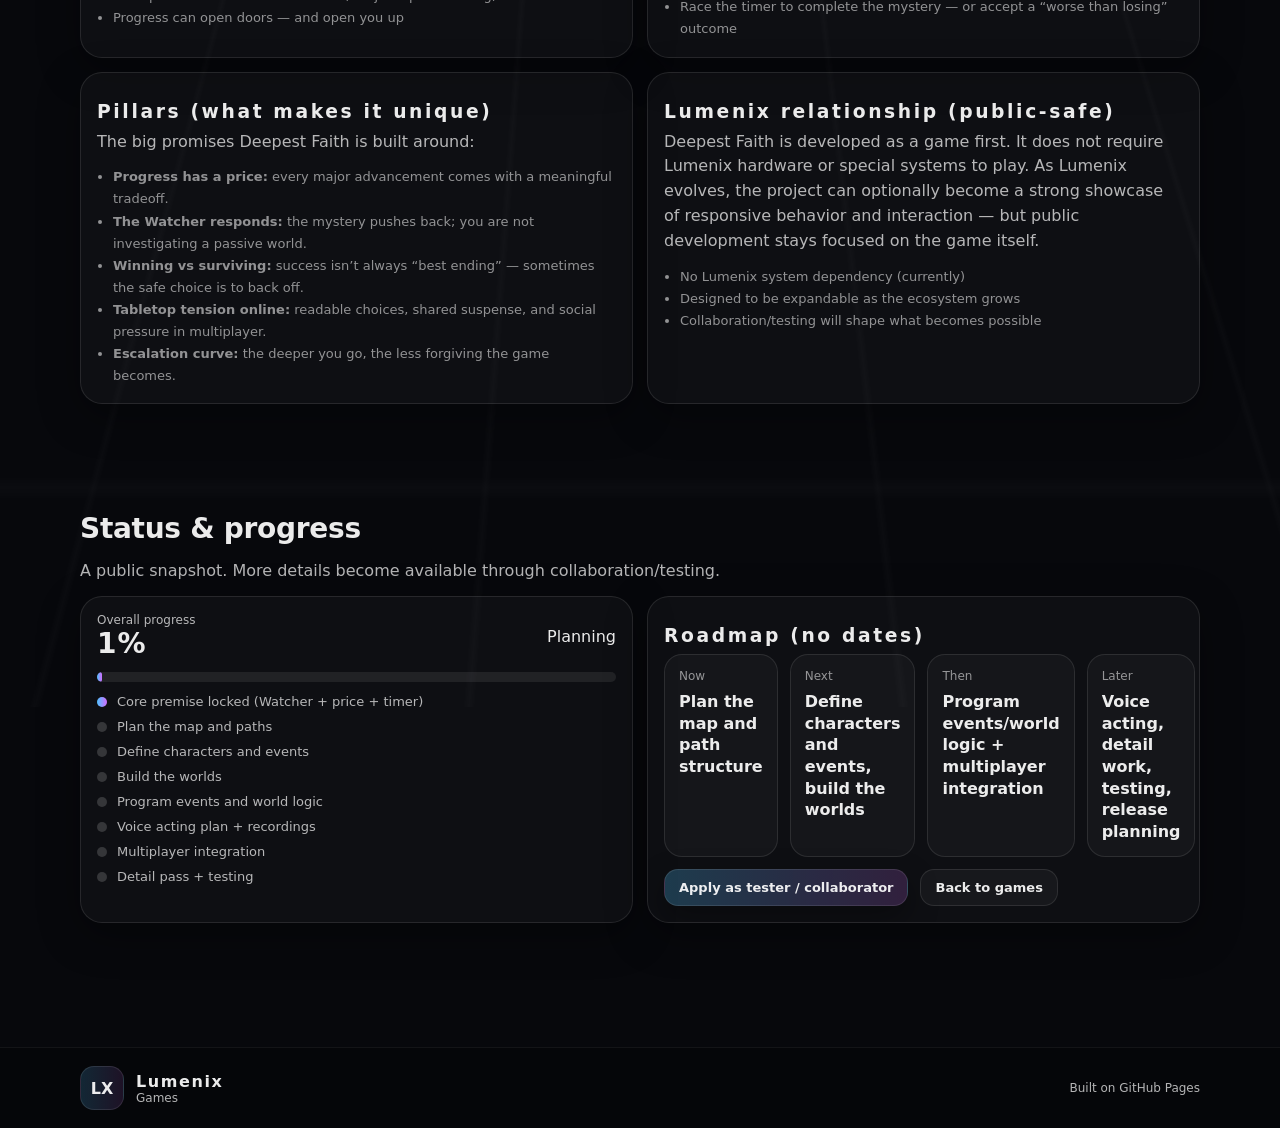
<file: games/deepest-faith.html>
<!DOCTYPE html>
<html lang="en">
<head>
  <meta charset="UTF-8" />
  <meta name="viewport" content="width=device-width, initial-scale=1" />
  <title>Deepest Faith — Lumenix Games</title>
  <meta name="description" content="Deepest Faith — an online multiplayer tabletop horror mystery in planning." />
  <link rel="stylesheet" href="../style.css" />
</head>
<body>
  <a class="skip" href="#main">Skip to content</a>

  <header class="topbar">
    <div class="container topbar__inner">
      <a class="brand" href="../index.html">
        <span class="footer__mark">LX</span>
        <span class="brand__text">
          <span class="brand__name">LUMENIX</span>
          <span class="brand__tag">Systems for living worlds</span>
        </span>
      </a>

      <nav class="nav">
        <a href="../index.html#systems">Systems</a>
        <a href="../about.html">About</a>
        <a class="is-active" href="../games.html">Games</a>
        <a class="btn btn--ghost" href="../index.html#contact">Contact</a>
      </nav>
    </div>
  </header>

  <div class="bg">
    <div class="bg__grid"></div>
    <div class="bg__glow"></div>
    <div class="bg__stars"></div>
  </div>

  <main id="main">
    <section class="section">
      <div class="container">

        <!-- HERO -->
        <div class="gameHero">
          <div class="gameHero__left">
            <div class="breadcrumbs tiny muted">
              <a href="../games.html">Games</a> <span class="muted">/</span> Deepest Faith
            </div>

            <h1 class="pageTitle">Deepest Faith</h1>

            <div class="gameBadges">
              <span class="chip">Horror · Tabletop · Online Multiplayer</span>
              <span class="badge badge--alt">Planning</span>
              <span class="chip">Progress: 1%</span>
            </div>

            <p class="muted">
              Find clues and keys that bring you closer — but also make you more vulnerable.
              Progress doesn’t always mean something positive. The line between winning and facing something worse
              is the biggest obstacle of all.
            </p>

            <div class="gameCTAs">
              <a class="btn" href="#overview">Overview</a>
              <a class="btn btn--ghost" href="#progress">Progress</a>
            </div>
          </div>

          <div class="gameHero__right">
            <div class="poster">
              <div class="poster__inner">
                Poster / key art
                <div class="tiny muted">Replace with an image later</div>
              </div>
            </div>
          </div>
        </div>

        <!-- TRAILER -->
        <section id="trailer" class="section">
          <div class="section__head">
            <h2>Trailer</h2>
            <p class="muted">Not published yet. This slot is ready when you have a video.</p>
          </div>

          <div class="video__frame">
            <div class="video__badge">Trailer slot</div>
            <div class="video__play" aria-hidden="true">▶</div>
            <div class="video__text">Coming soon</div>
          </div>
        </section>

        <!-- GALLERY -->
        <section class="section">
          <div class="section__head">
            <h2>Gallery</h2>
            <p class="muted">Screenshots, table scenes, key items, and “Watcher” moments.</p>
          </div>

          <div class="gallery">
            <div class="shot"><div class="shot__inner">Image 1</div></div>
            <div class="shot"><div class="shot__inner">Image 2</div></div>
            <div class="shot"><div class="shot__inner">Image 3</div></div>
            <div class="shot"><div class="shot__inner">Image 4</div></div>
          </div>
        </section>

        <!-- OVERVIEW -->
        <section id="overview" class="section">
          <div class="section__head">
            <h2>What it is</h2>
            <p class="muted">A multiplayer tabletop horror mystery where investigation is a bargain — and the cost is real.</p>
          </div>

          <div class="twoCol">
            <article class="card">
              <h3>Core concept</h3>
              <p class="muted">
                Deepest Faith is an online multiplayer tabletop horror experience. Players investigate a mystery tied to
                <strong>the Watcher</strong> while a looming time pressure forces decisions. Clues and keys push the investigation forward,
                but every step can increase risk: vulnerability, exposure, and consequences that change the run.
              </p>
              <ul>
                <li>Investigation with real tradeoffs</li>
                <li>Time pressure that creates tension (not just speedrunning)</li>
                <li>Progress can open doors — and open you up</li>
              </ul>
            </article>

            <article class="card">
              <h3>Core loop (simple)</h3>
              <p class="muted">
                Here’s the repeated “rhythm” a session aims for:
              </p>
              <ul>
                <li>Choose where to investigate (tabletop-style options / locations / leads)</li>
                <li>Search, solve, or negotiate to gain a clue or key</li>
                <li>Pay a cost to take progress (risk, exposure, resources, or time)</li>
                <li>Trigger consequences: the Watcher reacts, the world shifts, new obstacles appear</li>
                <li>Regroup and decide: push deeper or play safe</li>
                <li>Race the timer to complete the mystery — or accept a “worse than losing” outcome</li>
              </ul>
            </article>

            <article class="card">
              <h3>Pillars (what makes it unique)</h3>
              <p class="muted">The big promises Deepest Faith is built around:</p>
              <ul>
                <li><strong>Progress has a price:</strong> every major advancement comes with a meaningful tradeoff.</li>
                <li><strong>The Watcher responds:</strong> the mystery pushes back; you are not investigating a passive world.</li>
                <li><strong>Winning vs surviving:</strong> success isn’t always “best ending” — sometimes the safe choice is to back off.</li>
                <li><strong>Tabletop tension online:</strong> readable choices, shared suspense, and social pressure in multiplayer.</li>
                <li><strong>Escalation curve:</strong> the deeper you go, the less forgiving the game becomes.</li>
              </ul>
            </article>

            <article class="card">
              <h3>Lumenix relationship (public-safe)</h3>
              <p class="muted">
                Deepest Faith is developed as a game first. It does not require Lumenix hardware or special systems to play.
                As Lumenix evolves, the project can optionally become a strong showcase of responsive behavior and interaction —
                but public development stays focused on the game itself.
              </p>
              <ul>
                <li>No Lumenix system dependency (currently)</li>
                <li>Designed to be expandable as the ecosystem grows</li>
                <li>Collaboration/testing will shape what becomes possible</li>
              </ul>
            </article>
          </div>
        </section>

        <!-- PROGRESS -->
        <section id="progress" class="section section--end">
          <div class="section__head">
            <h2>Status & progress</h2>
            <p class="muted">A public snapshot. More details become available through collaboration/testing.</p>
          </div>

          <div class="progressWrap">
            <div class="card">
              <div class="progressTop">
                <div>
                  <div class="tiny muted">Overall progress</div>
                  <div class="progressValue">1%</div>
                </div>
                <div class="chip">Planning</div>
              </div>

              <div class="progressBar" aria-label="progress bar">
                <div class="progressBar__fill" style="width:1%"></div>
              </div>

              <div class="milestones">
                <div class="mile done"><span></span> Core premise locked (Watcher + price + timer)</div>
                <div class="mile"><span></span> Plan the map and paths</div>
                <div class="mile"><span></span> Define characters and events</div>
                <div class="mile"><span></span> Build the worlds</div>
                <div class="mile"><span></span> Program events and world logic</div>
                <div class="mile"><span></span> Voice acting plan + recordings</div>
                <div class="mile"><span></span> Multiplayer integration</div>
                <div class="mile"><span></span> Detail pass + testing</div>
              </div>
            </div>

            <div class="card">
              <h3>Roadmap (no dates)</h3>
              <div class="timeline">
                <div class="step"><div class="step__k">Now</div><div class="step__v">Plan the map and path structure</div></div>
                <div class="step"><div class="step__k">Next</div><div class="step__v">Define characters and events, build the worlds</div></div>
                <div class="step"><div class="step__k">Then</div><div class="step__v">Program events/world logic + multiplayer integration</div></div>
                <div class="step"><div class="step__k">Later</div><div class="step__v">Voice acting, detail work, testing, release planning</div></div>
              </div>

              <div class="contact__actions" style="margin-top:12px;">
                <a class="btn" href="../index.html#contact">Apply as tester / collaborator</a>
                <a class="btn btn--ghost" href="../games.html">Back to games</a>
              </div>
            </div>
          </div>
        </section>

      </div>
    </section>
  </main>

  <footer class="footer">
    <div class="container footer__inner">
      <div class="footer__left">
        <div class="footer__mark">LX</div>
        <div class="footer__meta">
          <div class="footer__name">Lumenix</div>
          <div class="tiny muted">Games</div>
        </div>
      </div>
      <div class="footer__right tiny muted">
        Built on GitHub Pages
      </div>
    </div>
  </footer>

  <script src="../script.js"></script>
</body>
</html>
</file>
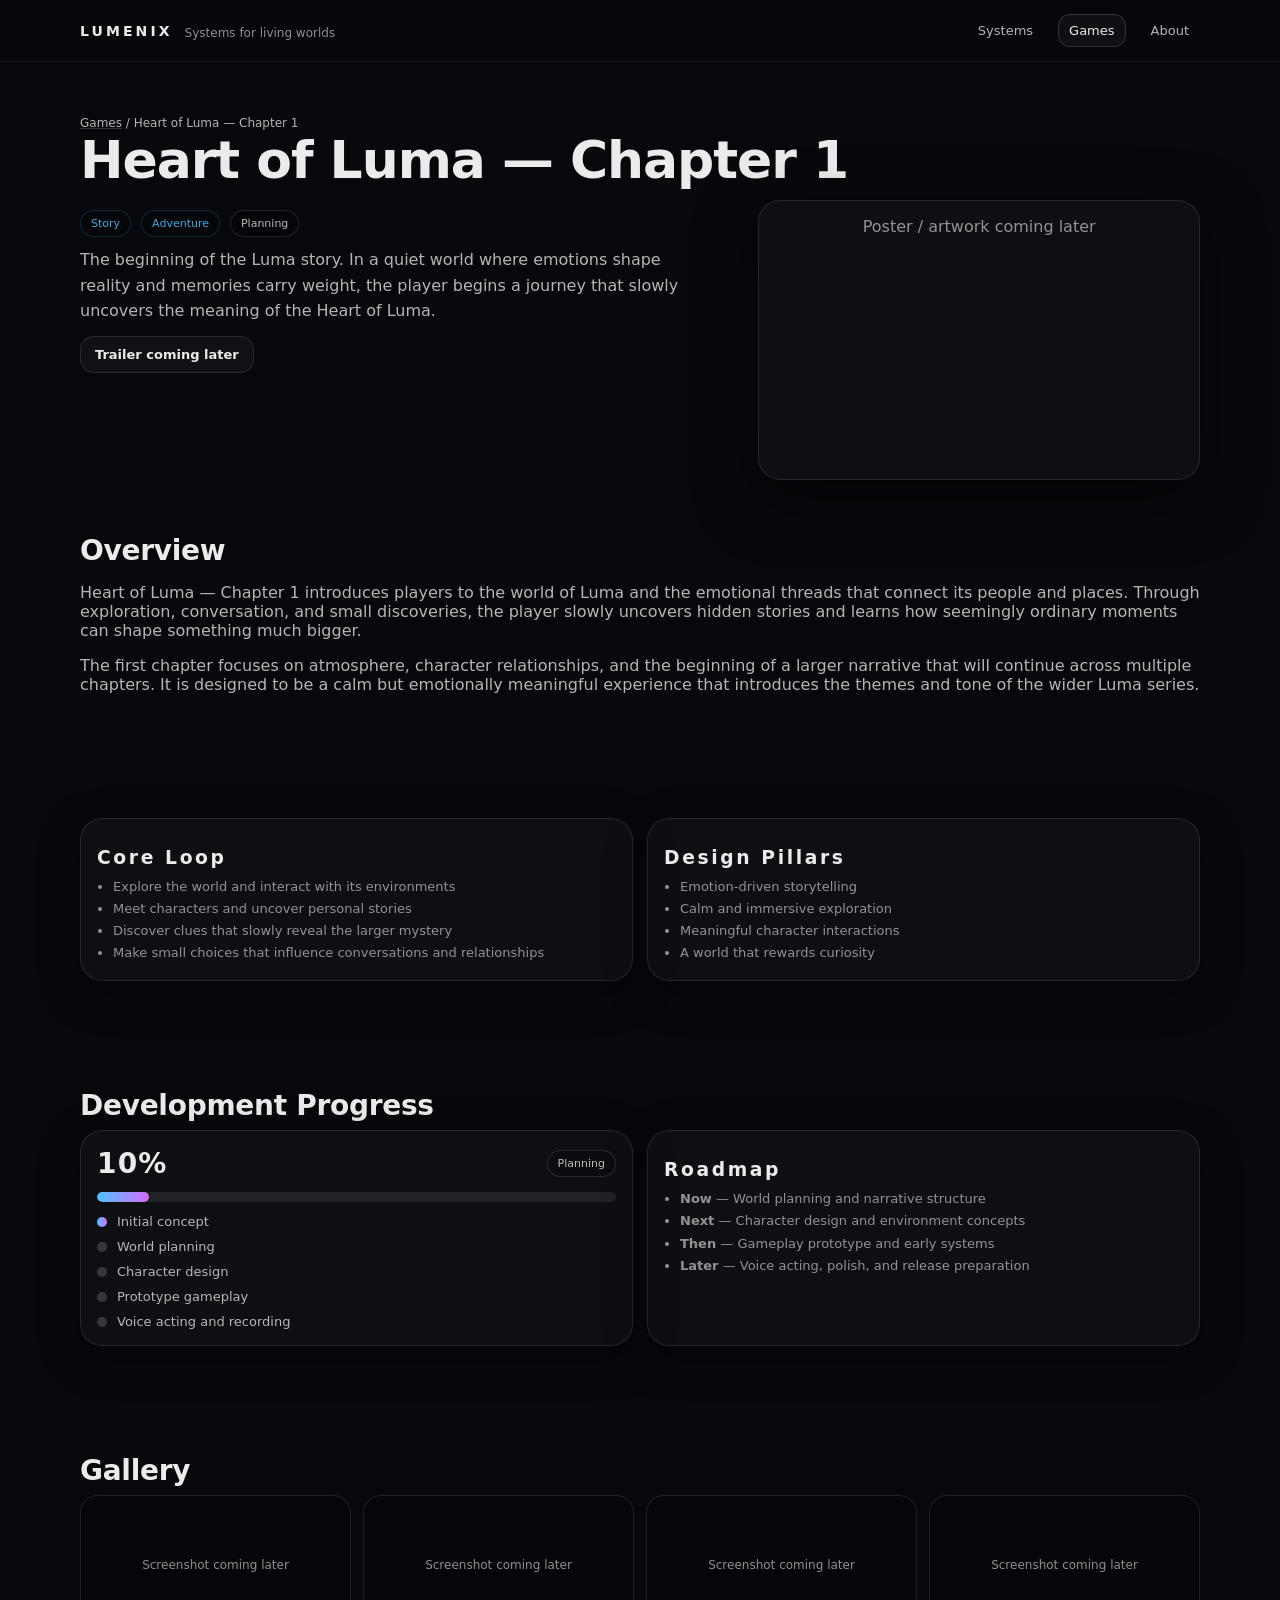
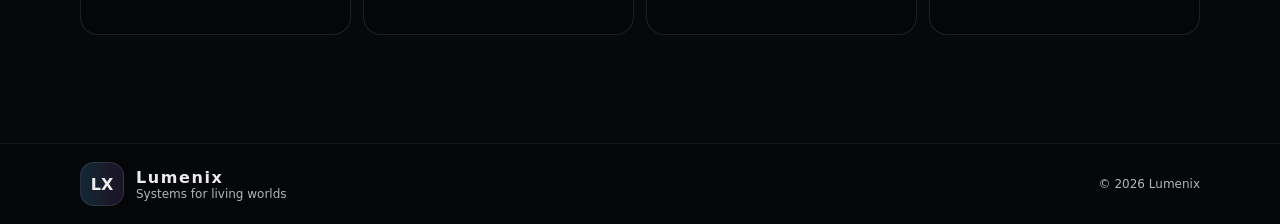
<file: games/heart-of-luma-chapter-1.html>
<!DOCTYPE html>
<html lang="en">
<head>
<meta charset="UTF-8">
<meta name="viewport" content="width=device-width, initial-scale=1">
<title>Heart of Luma — Chapter 1 | Lumenix</title>

<link rel="stylesheet" href="../style.css">

</head>

<body>

<header class="topbar">
  <div class="container topbar__inner">

    <a class="brand" href="../index.html">
      <span class="brand__name">LUMENIX</span>
      <span class="brand__tag">Systems for living worlds</span>
    </a>

    <nav class="nav">
      <a href="../index.html#systems">Systems</a>
      <a href="../games.html" class="is-active">Games</a>
      <a href="../about.html">About</a>
    </nav>

  </div>
</header>


<main class="section">

<div class="container">

<div class="breadcrumbs tiny muted">
<a href="../games.html">Games</a> / Heart of Luma — Chapter 1
</div>

<h1 class="pageTitle">Heart of Luma — Chapter 1</h1>


<div class="gameHero">

<div>

<div class="gameBadges">
<span class="badge badge--alt">Story</span>
<span class="badge badge--alt">Adventure</span>
<span class="badge">Planning</span>
</div>

<p class="lead">
The beginning of the Luma story.  
In a quiet world where emotions shape reality and memories carry weight,
the player begins a journey that slowly uncovers the meaning of the Heart of Luma.
</p>

<div class="gameCTAs">
<a class="btn btn--ghost" href="#">Trailer coming later</a>
</div>

</div>

<div class="poster">
<div class="poster__inner">
Poster / artwork coming later
</div>
</div>

</div>


<section class="section">

<h2>Overview</h2>

<p class="muted">
Heart of Luma — Chapter 1 introduces players to the world of Luma and the emotional
threads that connect its people and places. Through exploration, conversation, and
small discoveries, the player slowly uncovers hidden stories and learns how seemingly
ordinary moments can shape something much bigger.
</p>

<p class="muted">
The first chapter focuses on atmosphere, character relationships, and the beginning
of a larger narrative that will continue across multiple chapters. It is designed to
be a calm but emotionally meaningful experience that introduces the themes and tone
of the wider Luma series.
</p>

</section>


<section class="section twoCol">

<div class="card">

<h3>Core Loop</h3>

<ul>
<li>Explore the world and interact with its environments</li>
<li>Meet characters and uncover personal stories</li>
<li>Discover clues that slowly reveal the larger mystery</li>
<li>Make small choices that influence conversations and relationships</li>

</ul>

</div>


<div class="card">

<h3>Design Pillars</h3>

<ul>

<li>Emotion-driven storytelling</li>
<li>Calm and immersive exploration</li>
<li>Meaningful character interactions</li>
<li>A world that rewards curiosity</li>

</ul>

</div>

</section>


<section class="section">

<h2>Development Progress</h2>

<div class="progressWrap">

<div class="card">

<div class="progressTop">
<div class="progressValue">10%</div>
<span class="badge">Planning</span>
</div>

<div class="progressBar">
<div class="progressBar__fill" style="width:10%"></div>
</div>

<div class="milestones">

<div class="mile done"><span></span>Initial concept</div>
<div class="mile"><span></span>World planning</div>
<div class="mile"><span></span>Character design</div>
<div class="mile"><span></span>Prototype gameplay</div>
<div class="mile"><span></span>Voice acting and recording</div>

</div>

</div>


<div class="card">

<h3>Roadmap</h3>

<ul>

<li><strong>Now</strong> — World planning and narrative structure</li>
<li><strong>Next</strong> — Character design and environment concepts</li>
<li><strong>Then</strong> — Gameplay prototype and early systems</li>
<li><strong>Later</strong> — Voice acting, polish, and release preparation</li>

</ul>

</div>

</div>

</section>


<section class="section">

<h2>Gallery</h2>

<div class="gallery">

<div class="shot"><div class="shot__inner">Screenshot coming later</div></div>
<div class="shot"><div class="shot__inner">Screenshot coming later</div></div>
<div class="shot"><div class="shot__inner">Screenshot coming later</div></div>
<div class="shot"><div class="shot__inner">Screenshot coming later</div></div>

</div>

</section>

</div>

</main>


<footer class="footer">
<div class="container footer__inner">

<div class="footer__left">
<div class="footer__mark">LX</div>

<div class="footer__meta">
<div class="footer__name">Lumenix</div>
<div class="tiny muted">Systems for living worlds</div>
</div>
</div>

<div class="footer__right tiny muted">
© <span id="year"></span> Lumenix
</div>

</div>
</footer>

<script src="../script.js"></script>

</body>
</html>
</file>
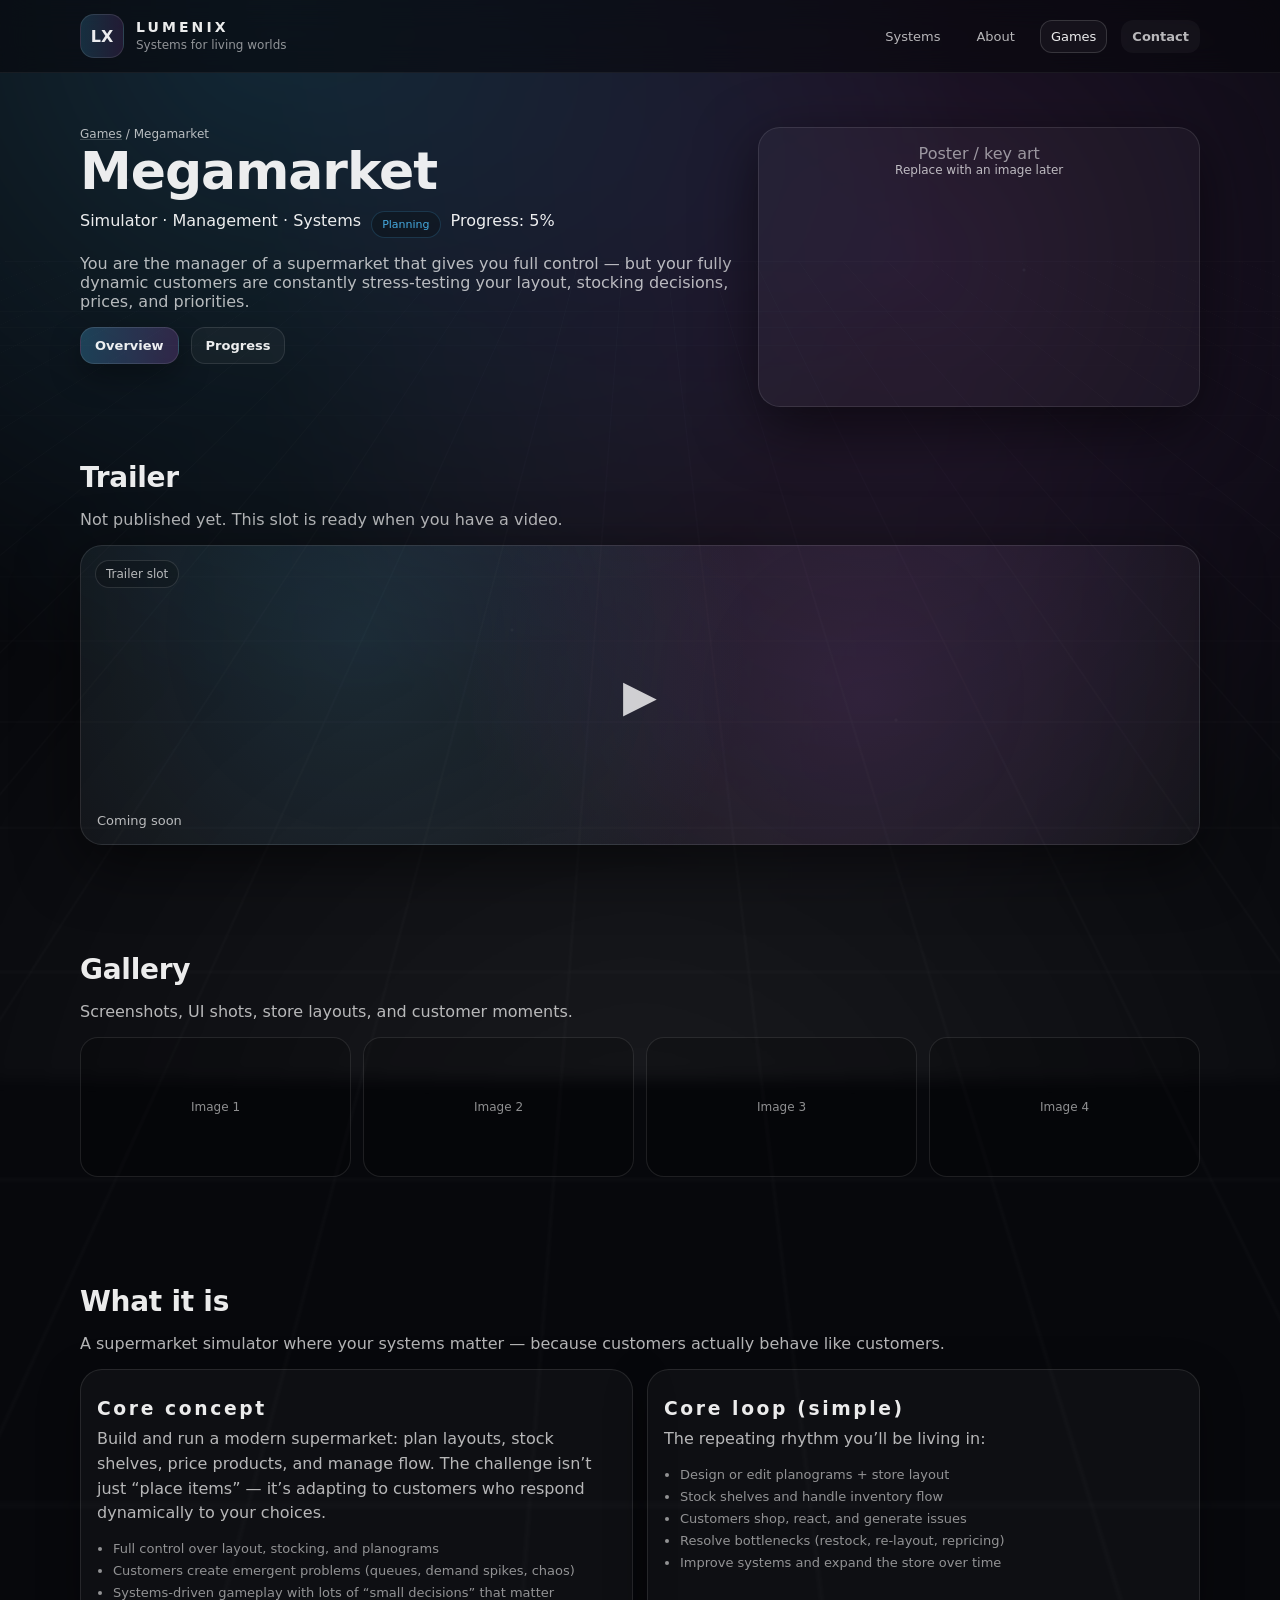
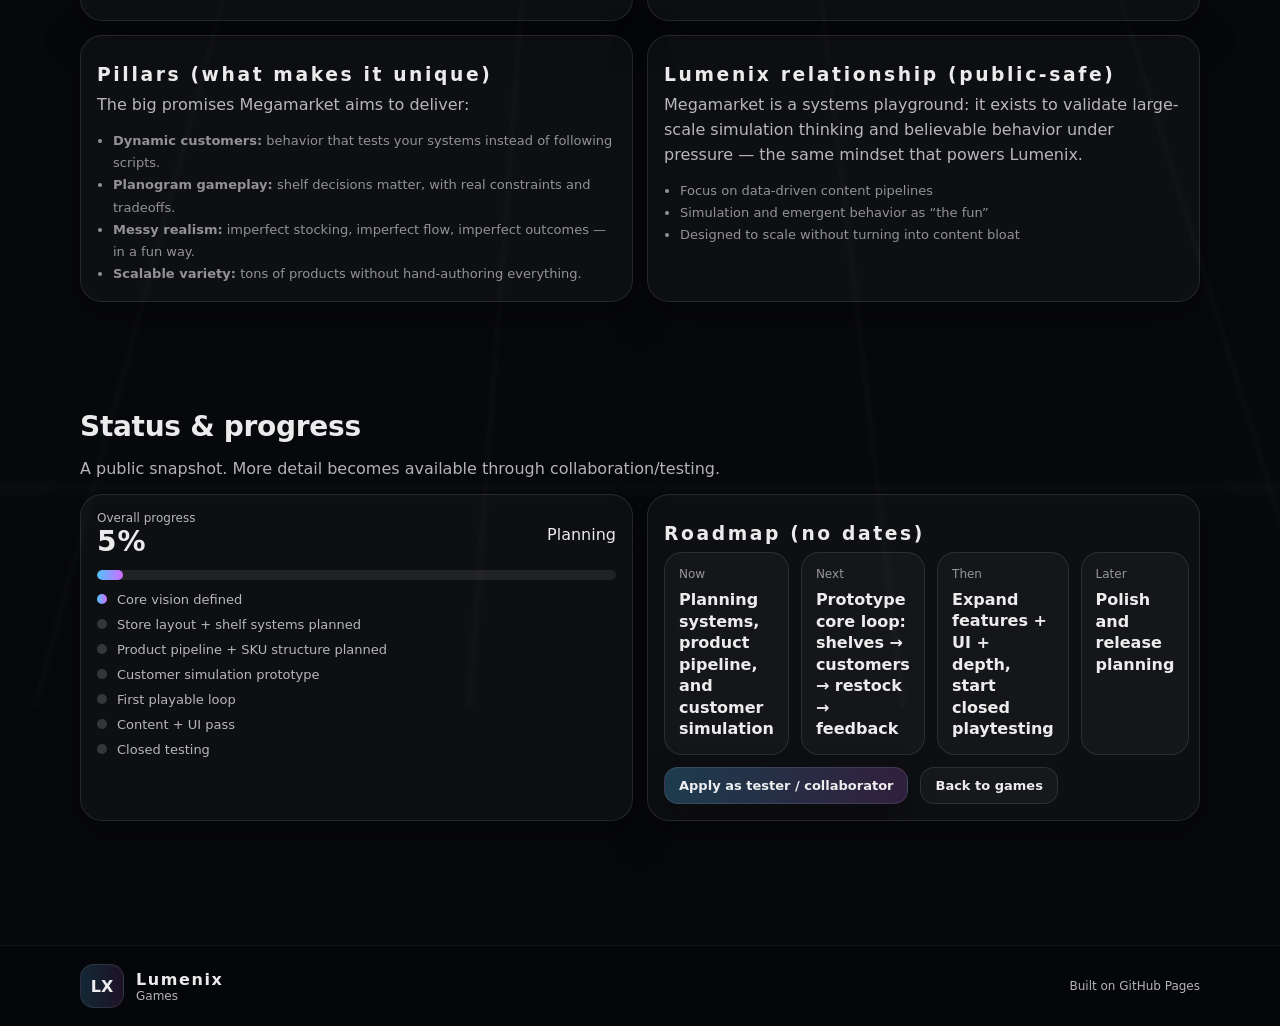
<file: games/megamarket.html>
<!DOCTYPE html>
<html lang="en">
<head>
  <meta charset="UTF-8" />
  <meta name="viewport" content="width=device-width, initial-scale=1" />
  <title>Megamarket — Lumenix Games</title>
  <meta name="description" content="Megamarket — a supermarket management simulator in planning." />
  <link rel="stylesheet" href="../style.css" />
</head>
<body>
  <a class="skip" href="#main">Skip to content</a>

  <header class="topbar">
    <div class="container topbar__inner">
      <a class="brand" href="../index.html">
        <span class="footer__mark">LX</span>
        <span class="brand__text">
          <span class="brand__name">LUMENIX</span>
          <span class="brand__tag">Systems for living worlds</span>
        </span>
      </a>

      <nav class="nav">
        <a href="../index.html#systems">Systems</a>
        <a href="../about.html">About</a>
        <a class="is-active" href="../games.html">Games</a>
        <a class="btn btn--ghost" href="../index.html#contact">Contact</a>
      </nav>
    </div>
  </header>

  <div class="bg">
    <div class="bg__grid"></div>
    <div class="bg__glow"></div>
    <div class="bg__stars"></div>
  </div>

  <main id="main">
    <section class="section">
      <div class="container">

        <!-- HERO -->
        <div class="gameHero">
          <div class="gameHero__left">
            <div class="breadcrumbs tiny muted">
              <a href="../games.html">Games</a> <span class="muted">/</span> Megamarket
            </div>

            <h1 class="pageTitle">Megamarket</h1>

            <div class="gameBadges">
              <span class="chip">Simulator · Management · Systems</span>
              <span class="badge badge--alt">Planning</span>
              <span class="chip">Progress: 5%</span>
            </div>

            <p class="muted">
              You are the manager of a supermarket that gives you full control — but your fully dynamic customers
              are constantly stress-testing your layout, stocking decisions, prices, and priorities.
            </p>

            <div class="gameCTAs">
              <a class="btn" href="#overview">Overview</a>
              <a class="btn btn--ghost" href="#progress">Progress</a>
            </div>
          </div>

          <div class="gameHero__right">
            <div class="poster">
              <div class="poster__inner">
                Poster / key art
                <div class="tiny muted">Replace with an image later</div>
              </div>
            </div>
          </div>
        </div>

        <!-- TRAILER -->
        <section id="trailer" class="section">
          <div class="section__head">
            <h2>Trailer</h2>
            <p class="muted">Not published yet. This slot is ready when you have a video.</p>
          </div>

          <div class="video__frame">
            <div class="video__badge">Trailer slot</div>
            <div class="video__play" aria-hidden="true">▶</div>
            <div class="video__text">Coming soon</div>
          </div>
        </section>

        <!-- GALLERY -->
        <section class="section">
          <div class="section__head">
            <h2>Gallery</h2>
            <p class="muted">Screenshots, UI shots, store layouts, and customer moments.</p>
          </div>

          <div class="gallery">
            <div class="shot"><div class="shot__inner">Image 1</div></div>
            <div class="shot"><div class="shot__inner">Image 2</div></div>
            <div class="shot"><div class="shot__inner">Image 3</div></div>
            <div class="shot"><div class="shot__inner">Image 4</div></div>
          </div>
        </section>

        <!-- OVERVIEW -->
        <section id="overview" class="section">
          <div class="section__head">
            <h2>What it is</h2>
            <p class="muted">A supermarket simulator where your systems matter — because customers actually behave like customers.</p>
          </div>

          <div class="twoCol">
            <article class="card">
              <h3>Core concept</h3>
              <p class="muted">
                Build and run a modern supermarket: plan layouts, stock shelves, price products, and manage flow.
                The challenge isn’t just “place items” — it’s adapting to customers who respond dynamically to your choices.
              </p>
              <ul>
                <li>Full control over layout, stocking, and planograms</li>
                <li>Customers create emergent problems (queues, demand spikes, chaos)</li>
                <li>Systems-driven gameplay with lots of “small decisions” that matter</li>
              </ul>
            </article>

            <article class="card">
              <h3>Core loop (simple)</h3>
              <p class="muted">The repeating rhythm you’ll be living in:</p>
              <ul>
                <li>Design or edit planograms + store layout</li>
                <li>Stock shelves and handle inventory flow</li>
                <li>Customers shop, react, and generate issues</li>
                <li>Resolve bottlenecks (restock, re-layout, repricing)</li>
                <li>Improve systems and expand the store over time</li>
              </ul>
            </article>

            <article class="card">
              <h3>Pillars (what makes it unique)</h3>
              <p class="muted">The big promises Megamarket aims to deliver:</p>
              <ul>
                <li><strong>Dynamic customers:</strong> behavior that tests your systems instead of following scripts.</li>
                <li><strong>Planogram gameplay:</strong> shelf decisions matter, with real constraints and tradeoffs.</li>
                <li><strong>Messy realism:</strong> imperfect stocking, imperfect flow, imperfect outcomes — in a fun way.</li>
                <li><strong>Scalable variety:</strong> tons of products without hand-authoring everything.</li>
              </ul>
            </article>

            <article class="card">
              <h3>Lumenix relationship (public-safe)</h3>
              <p class="muted">
                Megamarket is a systems playground: it exists to validate large-scale simulation thinking and
                believable behavior under pressure — the same mindset that powers Lumenix.
              </p>
              <ul>
                <li>Focus on data-driven content pipelines</li>
                <li>Simulation and emergent behavior as “the fun”</li>
                <li>Designed to scale without turning into content bloat</li>
              </ul>
            </article>
          </div>
        </section>

        <!-- PROGRESS -->
        <section id="progress" class="section section--end">
          <div class="section__head">
            <h2>Status & progress</h2>
            <p class="muted">A public snapshot. More detail becomes available through collaboration/testing.</p>
          </div>

          <div class="progressWrap">
            <div class="card">
              <div class="progressTop">
                <div>
                  <div class="tiny muted">Overall progress</div>
                  <div class="progressValue">5%</div>
                </div>
                <div class="chip">Planning</div>
              </div>

              <div class="progressBar" aria-label="progress bar">
                <div class="progressBar__fill" style="width:5%"></div>
              </div>

              <div class="milestones">
                <div class="mile done"><span></span> Core vision defined</div>
                <div class="mile"><span></span> Store layout + shelf systems planned</div>
                <div class="mile"><span></span> Product pipeline + SKU structure planned</div>
                <div class="mile"><span></span> Customer simulation prototype</div>
                <div class="mile"><span></span> First playable loop</div>
                <div class="mile"><span></span> Content + UI pass</div>
                <div class="mile"><span></span> Closed testing</div>
              </div>
            </div>

            <div class="card">
              <h3>Roadmap (no dates)</h3>
              <div class="timeline">
                <div class="step"><div class="step__k">Now</div><div class="step__v">Planning systems, product pipeline, and customer simulation</div></div>
                <div class="step"><div class="step__k">Next</div><div class="step__v">Prototype core loop: shelves → customers → restock → feedback</div></div>
                <div class="step"><div class="step__k">Then</div><div class="step__v">Expand features + UI + depth, start closed playtesting</div></div>
                <div class="step"><div class="step__k">Later</div><div class="step__v">Polish and release planning</div></div>
              </div>

              <div class="contact__actions" style="margin-top:12px;">
                <a class="btn" href="../index.html#contact">Apply as tester / collaborator</a>
                <a class="btn btn--ghost" href="../games.html">Back to games</a>
              </div>
            </div>
          </div>
        </section>

      </div>
    </section>
  </main>

  <footer class="footer">
    <div class="container footer__inner">
      <div class="footer__left">
        <div class="footer__mark">LX</div>
        <div class="footer__meta">
          <div class="footer__name">Lumenix</div>
          <div class="tiny muted">Games</div>
        </div>
      </div>
      <div class="footer__right tiny muted">
        Built on GitHub Pages
      </div>
    </div>
  </footer>

  <script src="../script.js"></script>
</body>
</html>
</file>
<file: style.css>
:root{
  --bg:#07080c;
  --panel: rgba(255,255,255,0.06);
  --panel2: rgba(255,255,255,0.09);
  --line: rgba(255,255,255,0.10);
  --text: rgba(255,255,255,0.92);
  --muted: rgba(255,255,255,0.70);
  --muted2: rgba(255,255,255,0.55);
  --blue:#4fc3ff;
  --mag:#d26cff;
  --shadow: 0 18px 60px rgba(0,0,0,0.55);
  --radius: 22px;
}

*{ box-sizing:border-box; }
html,body{ height:100%; }
body{
  margin:0;
  font-family: ui-sans-serif, system-ui, -apple-system, Segoe UI, Roboto, Arial, sans-serif;
  background: var(--bg);
  color: var(--text);
  overflow-x:hidden;
}

a{ color:inherit; text-decoration:none; }
.container{ width:min(1120px, 92vw); margin:0 auto; }

.skip{
  position:absolute; left:-999px; top:auto; width:1px; height:1px; overflow:hidden;
}
.skip:focus{
  left:16px; top:16px; width:auto; height:auto;
  background:#000; padding:10px 12px; border:1px solid var(--line); border-radius:12px;
  z-index:9999;
}

/* Background vibe */
.bg{ position:fixed; inset:0; z-index:-3; }
.bg__grid{
  position:absolute; inset:-40%;
  background-image:
    linear-gradient(to right, rgba(255,255,255,0.04) 1px, transparent 1px),
    linear-gradient(to bottom, rgba(255,255,255,0.04) 1px, transparent 1px);
  background-size: 80px 80px;
  transform: perspective(900px) rotateX(65deg);
  transform-origin:center;
  opacity:0.35;
}
.bg__glow{
  position:absolute; inset:-20%;
  background:
    radial-gradient(circle at 30% 15%, rgba(79,195,255,0.18), transparent 42%),
    radial-gradient(circle at 65% 35%, rgba(210,108,255,0.14), transparent 46%),
    radial-gradient(circle at 50% 110%, rgba(255,255,255,0.08), transparent 55%);
  filter: blur(8px);
}
.bg__stars{
  position:absolute; inset:0;
  background-image:
    radial-gradient(circle at 10% 20%, rgba(255,255,255,0.08) 1px, transparent 2px),
    radial-gradient(circle at 80% 30%, rgba(255,255,255,0.08) 1px, transparent 2px),
    radial-gradient(circle at 40% 70%, rgba(255,255,255,0.06) 1px, transparent 2px),
    radial-gradient(circle at 70% 80%, rgba(255,255,255,0.06) 1px, transparent 2px);
  opacity:0.6;
}

/* Topbar */
.topbar{
  position:sticky; top:0; z-index:50;
  background: rgba(7,8,12,0.62);
  backdrop-filter: blur(14px);
  border-bottom: 1px solid rgba(255,255,255,0.06);
}
.topbar__inner{
  display:flex; align-items:center; justify-content:space-between;
  padding: 14px 0;
  gap: 16px;
}
.brand{
  display:flex; align-items:center; gap: 12px;
  min-width: 280px;
}
.lx{ width:66px; height:44px; color:#fff; opacity:0.95; }
.brand__text{ display:flex; flex-direction:column; line-height:1.05; }
.brand__name{
  letter-spacing:0.22em; font-weight:800; font-size: 14px;
}
.brand__tag{
  font-size:12px; color: var(--muted2); margin-top:4px;
}
.nav{ display:flex; align-items:center; gap: 14px; }
.nav a{
  font-size: 13px;
  color: var(--muted);
  padding: 8px 10px;
  border-radius: 12px;
  border: 1px solid transparent;
}
.nav a:hover{
  color: var(--text);
  border-color: rgba(255,255,255,0.10);
  background: rgba(255,255,255,0.04);
}

/* Buttons */
.btn{
  display:inline-flex; align-items:center; justify-content:center;
  padding: 10px 14px;
  border-radius: 14px;
  border: 1px solid rgba(255,255,255,0.10);
  background:
    linear-gradient(90deg, rgba(79,195,255,0.25), rgba(210,108,255,0.18));
  box-shadow: 0 12px 30px rgba(0,0,0,0.35);
  font-weight: 650;
  font-size: 13px;
}
.btn:hover{ border-color: rgba(255,255,255,0.22); }
.btn--ghost{
  background: rgba(255,255,255,0.04);
  box-shadow:none;
}

/* Hero */
.hero{ padding: 64px 0 12px; }
.hero__inner{
  display:grid;
  grid-template-columns: 1.2fr 0.8fr;
  gap: 26px;
  align-items: start;
}
.pill{
  display:inline-flex; align-items:center; gap:10px;
  padding: 8px 12px;
  border-radius: 999px;
  border: 1px solid rgba(255,255,255,0.10);
  background: rgba(255,255,255,0.03);
  color: var(--muted);
  font-size: 13px;
}
.dot{
  width:10px; height:10px; border-radius:999px;
  background: linear-gradient(90deg, var(--blue), var(--mag));
  box-shadow: 0 0 24px rgba(79,195,255,0.22);
}
.hero h1{
  margin: 14px 0 12px;
  font-size: clamp(38px, 5vw, 62px);
  letter-spacing: -0.02em;
  line-height: 1.02;
}
.grad{
  background: linear-gradient(90deg, var(--blue), var(--mag));
  -webkit-background-clip:text;
  -webkit-text-fill-color:transparent;
}
.lead{
  margin:0;
  color: var(--muted);
  font-size: 16px;
  line-height: 1.6;
  max-width: 62ch;
}
.hero__cta{ display:flex; gap: 12px; margin-top: 18px; flex-wrap:wrap; }
.hero__meta{
  margin-top: 20px;
  display:flex; gap: 16px; flex-wrap:wrap;
}
.stat{
  padding: 12px 14px;
  border-radius: 16px;
  background: rgba(255,255,255,0.03);
  border: 1px solid rgba(255,255,255,0.08);
}
.stat__v{ font-weight: 750; font-size: 13px; }
.stat__k{ margin-top: 6px; font-size: 12px; color: var(--muted2); }

.hero__panel .panel{
  border-radius: var(--radius);
  background: linear-gradient(180deg, rgba(255,255,255,0.06), rgba(255,255,255,0.03));
  border: 1px solid rgba(255,255,255,0.10);
  box-shadow: var(--shadow);
  padding: 16px;
}
.panel__top{ display:flex; align-items:center; justify-content:space-between; gap:12px; }
.panel__title{ font-weight: 750; font-size: 13px; color: var(--muted); }
.panel__chip{
  font-size: 11px;
  padding: 6px 10px;
  border-radius: 999px;
  border: 1px solid rgba(255,255,255,0.10);
  background: rgba(0,0,0,0.18);
  color: var(--muted2);
}
.stack{ margin-top: 14px; display:grid; gap: 10px; }
.stack__node{
  text-align:left;
  padding: 12px 12px;
  border-radius: 16px;
  border: 1px solid rgba(255,255,255,0.08);
  background: rgba(0,0,0,0.20);
  cursor:pointer;
  transition: transform .12s ease, border-color .12s ease, background .12s ease;
}
.stack__node:hover{
  transform: translateY(-1px);
  border-color: rgba(255,255,255,0.18);
  background: rgba(255,255,255,0.04);
}
.stack__name{ display:block; font-weight: 800; letter-spacing:0.12em; font-size: 12px; }
.stack__desc{ display:block; margin-top: 4px; color: var(--muted2); font-size: 12px; }
.stack__line{
  height: 1px; background: rgba(255,255,255,0.10);
  margin: 6px 0;
}
.panel__hint{ margin-top: 12px; color: var(--muted2); font-size: 12px; }

/* Sections */
.section{ padding: 54px 0; }
.section__head{ margin-bottom: 16px; }
.section h2{
  margin: 0 0 8px;
  font-size: 28px;
  letter-spacing: -0.01em;
}
.muted{ color: var(--muted); }
.tiny{ font-size: 12px; }

/* Video placeholder */
.video__frame{
  border-radius: var(--radius);
  border: 1px solid rgba(255,255,255,0.10);
  background:
    radial-gradient(circle at 25% 30%, rgba(79,195,255,0.12), transparent 45%),
    radial-gradient(circle at 70% 50%, rgba(210,108,255,0.10), transparent 50%),
    rgba(255,255,255,0.03);
  height: 300px;
  position: relative;
  box-shadow: var(--shadow);
  overflow:hidden;
}
.video__badge{
  position:absolute; top:14px; left:14px;
  font-size: 12px;
  padding: 6px 10px;
  border-radius: 999px;
  border: 1px solid rgba(255,255,255,0.12);
  background: rgba(0,0,0,0.18);
  color: var(--muted);
}
.video__play{
  position:absolute; inset:0;
  display:grid; place-items:center;
  font-size: 44px;
  opacity:0.85;
}
.video__text{
  position:absolute; bottom:16px; left:16px; right:16px;
  color: var(--muted);
  font-size: 13px;
}

/* Cards */
.grid{
  display:grid;
  grid-template-columns: repeat(3, 1fr);
  gap: 14px;
}
.card{
  border-radius: var(--radius);
  border: 1px solid rgba(255,255,255,0.10);
  background: rgba(255,255,255,0.03);
  box-shadow: 0 12px 40px rgba(0,0,0,0.35);
  padding: 16px;
  position: relative;
  overflow:hidden;
  transition: transform .12s ease, border-color .12s ease;
}
.card:hover{
  transform: translateY(-2px);
  border-color: rgba(255,255,255,0.20);
}
.card__tag{
  display:inline-block;
  font-size: 11px;
  color: var(--muted2);
  padding: 6px 10px;
  border-radius: 999px;
  border: 1px solid rgba(255,255,255,0.10);
  background: rgba(0,0,0,0.18);
}
.card h3{
  margin: 12px 0 8px;
  letter-spacing: 0.14em;
}
.card p{ margin:0 0 12px; color: var(--muted); line-height:1.55; }
.card ul{
  margin:0; padding-left: 16px;
  color: var(--muted2);
  line-height:1.7;
  font-size: 13px;
}
.card--cta{
  background:
    radial-gradient(circle at 25% 25%, rgba(79,195,255,0.16), transparent 50%),
    radial-gradient(circle at 75% 55%, rgba(210,108,255,0.12), transparent 50%),
    rgba(255,255,255,0.03);
}
.card--cta .btn{ margin-right: 10px; margin-top: 8px; }

/* Map */
.map{
  border-radius: var(--radius);
  border: 1px solid rgba(255,255,255,0.10);
  background: rgba(255,255,255,0.03);
  box-shadow: var(--shadow);
  padding: 16px;
  display:grid;
  grid-template-columns: 1fr 140px 1fr;
  gap: 14px;
  align-items: center;
}
.map__layer{
  padding: 14px;
  border-radius: 18px;
  border: 1px solid rgba(255,255,255,0.10);
  background: rgba(0,0,0,0.18);
}
.map__title{ font-weight: 750; color: var(--muted); font-size: 13px; margin-bottom: 10px; }
.map__nodes{ display:flex; gap: 10px; flex-wrap:wrap; }
.node{
  border-radius: 999px;
  padding: 10px 12px;
  border: 1px solid rgba(255,255,255,0.10);
  background: rgba(255,255,255,0.04);
  color: var(--text);
  font-weight: 750;
  letter-spacing: 0.10em;
  font-size: 12px;
  cursor:pointer;
  transition: transform .12s ease, border-color .12s ease, box-shadow .12s ease;
}
.node:hover{
  transform: translateY(-1px);
  border-color: rgba(255,255,255,0.22);
}
.node.is-active{
  border-color: rgba(79,195,255,0.55);
  box-shadow: 0 0 0 3px rgba(79,195,255,0.12), 0 0 40px rgba(210,108,255,0.12);
  background: linear-gradient(90deg, rgba(79,195,255,0.18), rgba(210,108,255,0.12));
}
.map__bridge{ position: relative; height: 160px; }
.beam{
  position:absolute; inset:0;
  border-radius: 999px;
  background: linear-gradient(180deg, rgba(79,195,255,0.0), rgba(79,195,255,0.22), rgba(210,108,255,0.18), rgba(210,108,255,0.0));
  filter: blur(0.2px);
  opacity:0.8;
  animation: pulse 3.2s ease-in-out infinite;
}
.beam--2{
  inset: 18px 24px;
  opacity:0.55;
  animation-duration: 4.4s;
}
@keyframes pulse{
  0%,100%{ transform: translateY(0); opacity:0.65; }
  50%{ transform: translateY(-6px); opacity:0.95; }
}
.map__detail{
  grid-column: 1 / -1;
  margin-top: 12px;
  padding: 14px;
  border-radius: 18px;
  border: 1px solid rgba(255,255,255,0.10);
  background: rgba(0,0,0,0.18);
}
.map__detailTitle{ font-weight: 800; letter-spacing:0.06em; }
.map__detailText{ margin-top: 8px; color: var(--muted); line-height:1.6; }

/* Timeline */
.timeline{
  display:grid;
  grid-template-columns: repeat(4, 1fr);
  gap: 12px;
}
.step{
  padding: 14px;
  border-radius: 18px;
  border: 1px solid rgba(255,255,255,0.10);
  background: rgba(255,255,255,0.03);
}
.step__k{ font-size: 12px; color: var(--muted2); }
.step__v{ margin-top: 8px; font-weight: 750; line-height:1.35; }

/* Contact */
.section--end{ padding-bottom: 70px; }
.contact__card{
  border-radius: var(--radius);
  border: 1px solid rgba(255,255,255,0.10);
  background:
    radial-gradient(circle at 20% 30%, rgba(79,195,255,0.14), transparent 55%),
    radial-gradient(circle at 70% 60%, rgba(210,108,255,0.12), transparent 55%),
    rgba(255,255,255,0.03);
  box-shadow: var(--shadow);
  padding: 18px;
}
.contact__actions{ display:flex; gap: 12px; flex-wrap:wrap; margin-top: 14px; }

/* Footer */
.footer{
  border-top: 1px solid rgba(255,255,255,0.06);
  background: rgba(0,0,0,0.25);
  padding: 18px 0;
}
.footer__inner{ display:flex; align-items:center; justify-content:space-between; gap: 18px; }
.footer__left{ display:flex; align-items:center; gap: 12px; }
.footer__mark{
  width: 44px; height: 44px;
  border-radius: 14px;
  border: 1px solid rgba(255,255,255,0.10);
  display:grid; place-items:center;
  font-weight: 900;
  background: linear-gradient(90deg, rgba(79,195,255,0.18), rgba(210,108,255,0.12));
}
.footer__name{ font-weight: 850; letter-spacing: 0.10em; }

/* Responsive */
@media (max-width: 980px){
  .hero__inner{ grid-template-columns: 1fr; }
  .grid{ grid-template-columns: repeat(2, 1fr); }
  .map{ grid-template-columns: 1fr; }
  .map__bridge{ height: 64px; }
  .timeline{ grid-template-columns: repeat(2, 1fr); }
  .nav{ display:none; }
}
@media (max-width: 560px){
  .grid{ grid-template-columns: 1fr; }
  .timeline{ grid-template-columns: 1fr; }
  .brand__tag{ display:none; }
  .hero{ padding-top: 46px; }
}
/* Micro-animations (subtle, responsive, not flashy) */
@media (prefers-reduced-motion: no-preference) {
  .card, .panel, .video__frame, .step, .map__layer, .node, .btn, .brand {
    transform: translateZ(0);
  }

  .hero__copy, .hero__panel {
    animation: riseIn 700ms ease both;
  }
  .hero__panel { animation-delay: 80ms; }

  @keyframes riseIn {
    from { opacity: 0; transform: translateY(10px); }
    to   { opacity: 1; transform: translateY(0); }
  }

  .grad {
    background-size: 200% 200%;
    animation: gradientShift 8s ease-in-out infinite;
  }
  @keyframes gradientShift {
    0%,100% { background-position: 0% 50%; }
    50%     { background-position: 100% 50%; }
  }

  .bg__glow {
    animation: glowDrift 10s ease-in-out infinite;
  }
  @keyframes glowDrift {
    0%,100% { transform: translate3d(0,0,0) scale(1); }
    50%     { transform: translate3d(0,-10px,0) scale(1.02); }
  }

  .card:hover {
    box-shadow: 0 18px 60px rgba(0,0,0,0.55);
  }

  .btn:active, .node:active {
    transform: translateY(1px);
  }
}

/* About page helpers */
.pageTitle{
  margin: 0 0 10px;
  font-size: clamp(34px, 4.2vw, 52px);
  letter-spacing: -0.02em;
}
.aboutGrid{
  display:grid;
  grid-template-columns: repeat(3, 1fr);
  gap: 14px;
}
.spacerTop{ padding-top: 20px; }

.nav a.is-active{
  color: var(--text);
  border-color: rgba(255,255,255,0.14);
  background: rgba(255,255,255,0.04);
}

@media (max-width: 980px){
  .aboutGrid{ grid-template-columns: 1fr; }
}
.subhead{
  margin-top: 14px;
  font-size: 14px;
  letter-spacing: 0.12em;
  text-transform: uppercase;
  color: var(--muted2);
}
/* Boot / Intro Overlay */
.boot{
  position: fixed;
  inset: 0;
  z-index: 9999;
  display: grid;
  place-items: center;
  background:
    radial-gradient(circle at 30% 20%, rgba(79,195,255,0.18), transparent 55%),
    radial-gradient(circle at 70% 60%, rgba(210,108,255,0.14), transparent 55%),
    rgba(7,8,12,0.98);
  backdrop-filter: blur(10px);
  transition: opacity 1500ms ease, visibility 1500ms ease;
}

.boot__inner{
  width: min(860px, 92vw);
  display: grid;
  place-items: center;
  gap: 18px;
  text-align: center;
}

.boot__wordmark{
  display: grid;
  gap: 12px;
  transform: translateY(6px) scale(0.98);
  opacity: 0;
  animation: bootIn 900ms ease forwards;
}

.boot__name{
  font-weight: 900;
  letter-spacing: 0.30em;
  font-size: clamp(34px, 6vw, 78px);
  background: linear-gradient(90deg, var(--blue), var(--mag));
  -webkit-background-clip: text;
  -webkit-text-fill-color: transparent;
  text-shadow: 0 0 32px rgba(79,195,255,0.08);
}

.boot__line{
  color: rgba(255,255,255,0.65);
  font-size: 14px;
  letter-spacing: 0.16em;
  text-transform: uppercase;
}

.boot__skip{
  border-radius: 14px;
  padding: 10px 14px;
  border: 1px solid rgba(255,255,255,0.14);
  background: rgba(255,255,255,0.05);
  color: rgba(255,255,255,0.80);
  font-weight: 650;
  cursor: pointer;
}
.boot__skip:hover{
  border-color: rgba(255,255,255,0.24);
  background: rgba(255,255,255,0.07);
}

/* Boot exit */
.boot.is-out{
  opacity: 0;
  visibility: hidden;
}

@keyframes bootIn{
  from { opacity: 0; transform: translateY(10px) scale(0.985); }
  to   { opacity: 1; transform: translateY(0) scale(1); }
}

/* Page reveal */
body.is-booting main,
body.is-booting header,
body.is-booting footer{
  opacity: 0;
  transform: translateY(6px);
  pointer-events: none;
}

body.is-booted main,
body.is-booted header,
body.is-booted footer{
  opacity: 1;
  transform: translateY(0);
  transition: opacity 1500ms ease, transform 1500ms ease;
}

/* Reduced motion */
@media (prefers-reduced-motion: reduce){
  .boot, .boot__wordmark, body.is-booted main, body.is-booted header, body.is-booted footer{
    transition: none !important;
    animation: none !important;
    transform: none !important;
  }
}
/* Games grid */
.gamesGrid{
  display:grid;
  grid-template-columns: repeat(3, 1fr);
  gap: 14px;
}

.gameCard{
  border-radius: var(--radius);
  border: 1px solid rgba(255,255,255,0.10);
  background: rgba(255,255,255,0.03);
  box-shadow: 0 12px 40px rgba(0,0,0,0.35);
  overflow:hidden;
  display:block;
  transition: transform .12s ease, border-color .12s ease;
}
.gameCard:hover{
  transform: translateY(-2px);
  border-color: rgba(255,255,255,0.20);
}

.gameCard__cover{
  height: 160px;
  background:
    radial-gradient(circle at 25% 25%, rgba(79,195,255,0.16), transparent 55%),
    radial-gradient(circle at 75% 55%, rgba(210,108,255,0.12), transparent 55%),
    rgba(0,0,0,0.20);
  border-bottom: 1px solid rgba(255,255,255,0.08);
}
.gameCard__coverInner{
  height:100%;
  padding: 14px;
  display:flex;
  flex-direction:column;
  justify-content:space-between;
}
.coverText{ color: rgba(255,255,255,0.55); font-size:12px; }

.gameCard__body{ padding: 14px; }
.gameCard__top{
  display:flex;
  align-items:flex-start;
  justify-content:space-between;
  gap: 10px;
}
.gameCard__title{ margin: 0; letter-spacing: 0.10em; }
.gameCard__desc{
  margin: 10px 0 12px;
  color: var(--muted);
  line-height: 1.55;
}

.gameCard__meta{
  display:flex; gap: 14px; flex-wrap:wrap;
  padding-top: 10px;
  border-top: 1px solid rgba(255,255,255,0.08);
}
.metaItem .metaK{ font-size: 11px; color: var(--muted2); }
.metaItem .metaV{ font-weight: 750; font-size: 12px; }

.badge{
  display:inline-block;
  font-size: 11px;
  padding: 6px 10px;
  border-radius: 999px;
  border: 1px solid rgba(255,255,255,0.12);
  background: rgba(0,0,0,0.22);
  color: rgba(255,255,255,0.72);
}
.badge--alt{
  border-color: rgba(79,195,255,0.18);
  color: rgba(79,195,255,0.85);
}

/* Game detail layout */
.gameHero{
  display:grid;
  grid-template-columns: 1.2fr 0.8fr;
  gap: 16px;
  align-items: start;
}
.gameBadges{ display:flex; gap: 10px; flex-wrap:wrap; margin: 10px 0 10px; }
.gameCTAs{ display:flex; gap: 12px; flex-wrap:wrap; margin-top: 12px; }
.breadcrumbs a{ text-decoration: underline; text-decoration-color: rgba(255,255,255,0.18); }

.poster{
  border-radius: var(--radius);
  border: 1px solid rgba(255,255,255,0.10);
  background: rgba(255,255,255,0.03);
  box-shadow: var(--shadow);
  overflow:hidden;
  min-height: 280px;
}
.poster__inner{
  height: 100%;
  padding: 16px;
  display:grid;
  place-items:center;
  color: rgba(255,255,255,0.55);
  text-align:center;
}

/* Gallery */
.gallery{
  display:grid;
  grid-template-columns: repeat(4, 1fr);
  gap: 12px;
}
.shot{
  border-radius: 18px;
  border: 1px solid rgba(255,255,255,0.10);
  background: rgba(0,0,0,0.20);
  overflow:hidden;
  height: 140px;
}
.shot__inner{
  height:100%;
  display:grid;
  place-items:center;
  color: rgba(255,255,255,0.55);
  font-size: 12px;
}

/* Two column section */
.twoCol{
  display:grid;
  grid-template-columns: repeat(2, 1fr);
  gap: 14px;
}

/* Progress */
.progressWrap{
  display:grid;
  grid-template-columns: 1fr 1fr;
  gap: 14px;
}
.progressTop{
  display:flex;
  align-items:center;
  justify-content:space-between;
  gap: 12px;
}
.progressValue{
  font-size: 28px;
  font-weight: 900;
  letter-spacing: 0.04em;
}
.progressBar{
  margin-top: 12px;
  height: 10px;
  border-radius: 999px;
  background: rgba(255,255,255,0.08);
  overflow:hidden;
}
.progressBar__fill{
  height: 100%;
  background: linear-gradient(90deg, var(--blue), var(--mag));
  border-radius: 999px;
}
.milestones{
  margin-top: 12px;
  display:grid;
  gap: 10px;
  color: var(--muted);
  font-size: 13px;
}
.mile{ display:flex; align-items:center; gap: 10px; }
.mile span{
  width: 10px; height: 10px; border-radius: 999px;
  background: rgba(255,255,255,0.16);
}
.mile.done span{
  background: linear-gradient(90deg, var(--blue), var(--mag));
}

@media (max-width: 980px){
  .gamesGrid{ grid-template-columns: repeat(2, 1fr); }
  .gameHero{ grid-template-columns: 1fr; }
  .gallery{ grid-template-columns: repeat(2, 1fr); }
  .twoCol{ grid-template-columns: 1fr; }
  .progressWrap{ grid-template-columns: 1fr; }
}
@media (max-width: 560px){
  .gamesGrid{ grid-template-columns: 1fr; }
}
/* ===========================
   PMPE card hover slideshow
   (isolated, safe)
=========================== */
#PMPE { position: relative; } /* .card already has overflow hidden */

#PMPE .pmpe-bg {
  position: absolute;
  inset: 0;
  background-size: cover;
  background-position: center;
  opacity: 0;
  transition: opacity 600ms ease;
  z-index: 0;
  pointer-events: none;
  filter: saturate(1.02) contrast(1.02);
}

/* Soft readability overlay so text stays crisp */
#PMPE .pmpe-bg::after {
  content: "";
  position: absolute;
  inset: 0;
  background: linear-gradient(to bottom, rgba(0,0,0,0.08), rgba(0,0,0,0.32));
}

/* Keep PMPE content above the backgrounds (and keep your current layout unchanged) */
#PMPE > * { position: relative; z-index: 1; }

/* Only show background while hovering PMPE */
#PMPE > :not(.pmpe-bg) { position: relative; z-index: 1; }


@media (prefers-reduced-motion: reduce) {
  #PMPE .pmpe-bg { transition: none; }
}
/* PMPE background image test */
#PMPE { position: relative; }

#PMPE .pmpe-bg{
  position:absolute;
  inset:0;
  background-size:cover;
  background-position:center;
  opacity:0;
  transition: opacity 500ms ease;
  z-index:0;
  pointer-events:none;
}

#PMPE .pmpe-bg::after{
  content:"";
  position:absolute;
  inset:0;
  background: linear-gradient(to bottom, rgba(0,0,0,0.08), rgba(0,0,0,0.35));
}

#PMPE > :not(.pmpe-bg){
  position:relative;
  z-index:1;
}

#PMPE:hover .pmpe-bg{
  opacity:0.35;
}
</file>
